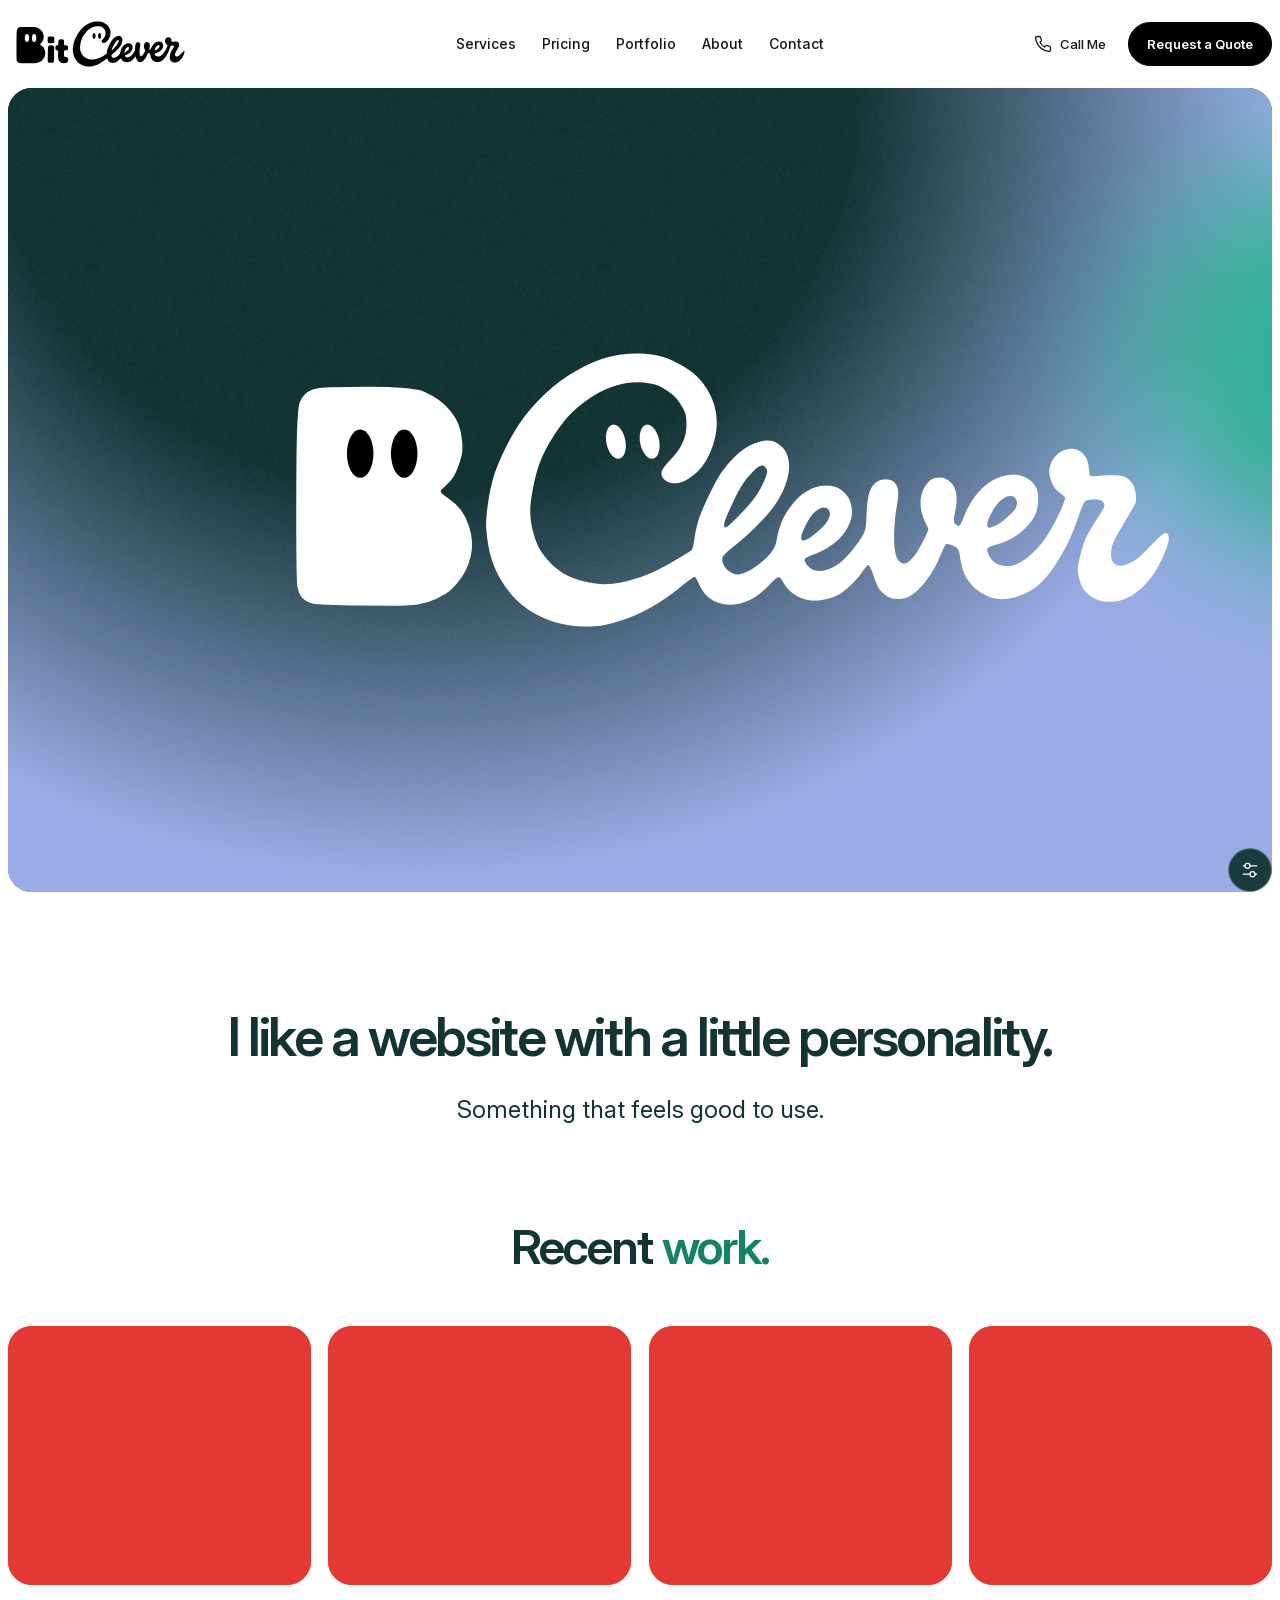
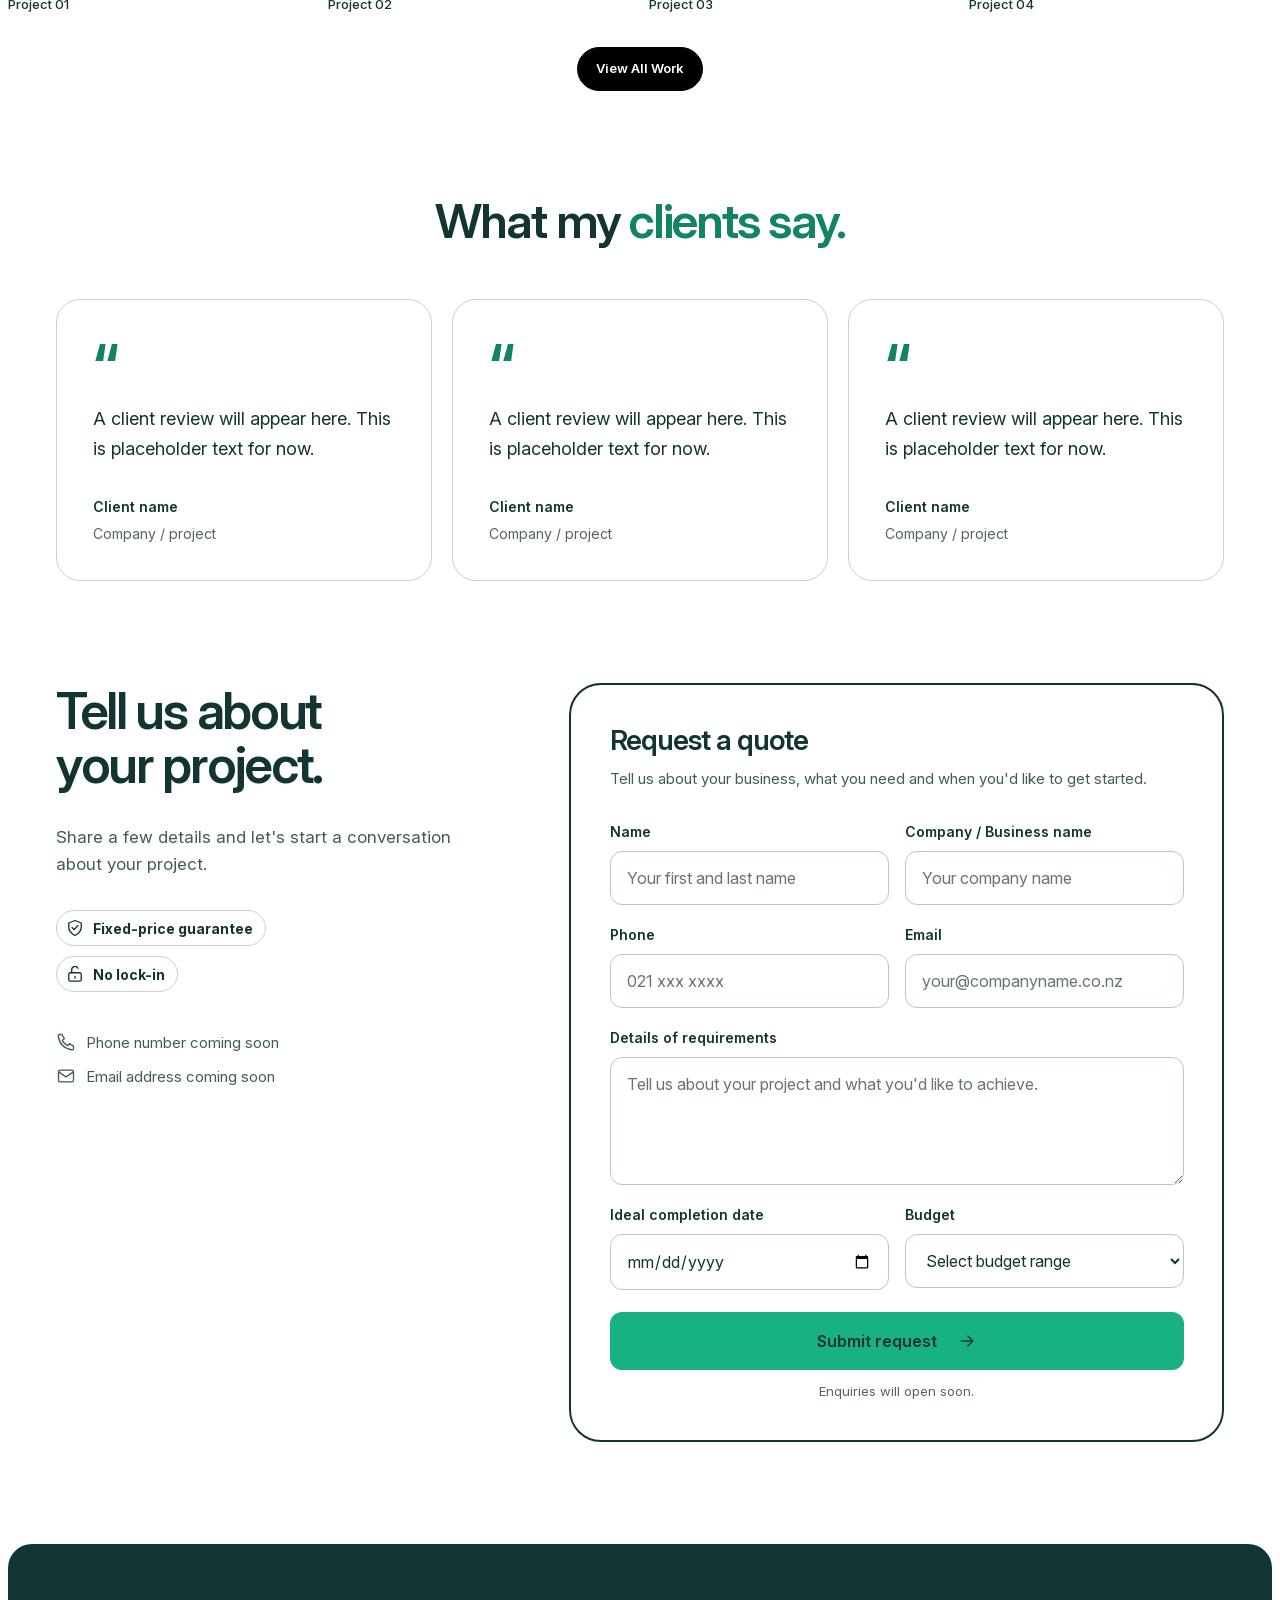
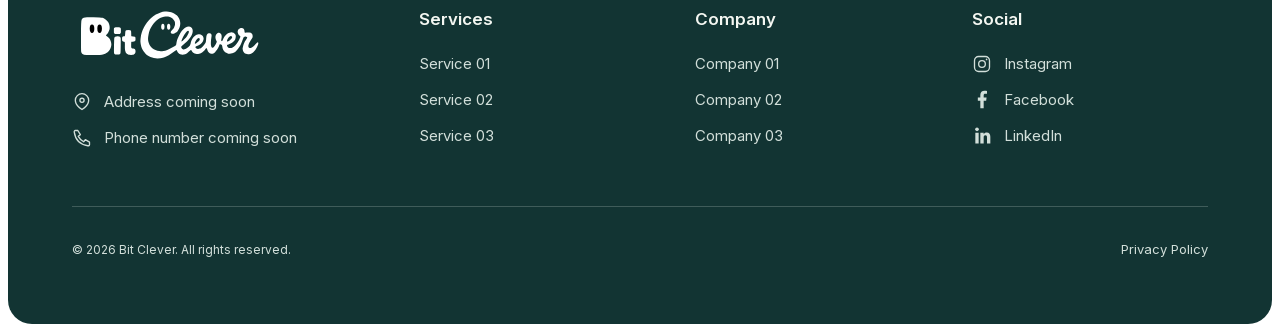
<file: index.html>
<!doctype html>
<html lang="en">
<head>
  <meta charset="utf-8">
  <meta name="viewport" content="width=device-width, initial-scale=1">
  <title>Bit Clever — Coming Soon</title>
  <meta name="description" content="Bit Clever is coming soon. Explore our animated identity while we prepare to share our services, pricing and portfolio.">
  <link rel="icon" href="./assets/favicon.svg" type="image/svg+xml">
  <link rel="preload" href="./assets/handwriting-data.json" as="fetch" crossorigin>
  <link rel="preload" href="./assets/bit-clever-logo-white.svg" as="fetch" crossorigin>
  <link rel="preload" href="./assets/fonts/InterVariable-latin.woff2" as="font" type="font/woff2" crossorigin>
  <meta name="theme-color" content="#ffffff">
  <link rel="stylesheet" href="./assets/site.css">
  <script type="module" src="./assets/hero-background.js"></script>
  <script type="module" src="./assets/logo-animation.js"></script>
  <noscript><style>.settings { display: none; }.hero__brand[data-handwriting] .hero__logo { clip-path: none; visibility: visible; }.coming-soon { opacity: 1; }</style></noscript>
</head>
<body>
  <header class="site-header">
    <a class="site-logo" href="./" aria-label="Bit Clever home"><img src="./assets/bit-clever-logo-black.svg" width="456" height="130" alt="Bit Clever" draggable="false"></a>
    <nav class="header-nav" aria-label="Main navigation">
      <a href="./services.html">Services</a>
      <a href="./pricing.html">Pricing</a>
      <a href="./portfolio.html">Portfolio</a>
      <a href="./about.html">About</a>
      <a href="./contact.html">Contact</a>
    </nav>
    <div class="header-actions">
      <button class="call-cta" type="button"><svg viewBox="0 0 24 24" fill="none" stroke="currentColor" stroke-width="1.7" stroke-linecap="round" stroke-linejoin="round" aria-hidden="true"><path d="M22 16.9v3a2 2 0 0 1-2.2 2 19.8 19.8 0 0 1-8.6-3.1 19.5 19.5 0 0 1-6-6 19.8 19.8 0 0 1-3.1-8.6A2 2 0 0 1 4.1 2h3a2 2 0 0 1 2 1.7c.1 1 .4 2 .7 2.9a2 2 0 0 1-.5 2.1L8 10a16 16 0 0 0 6 6l1.3-1.3a2 2 0 0 1 2.1-.5c.9.3 1.9.6 2.9.7a2 2 0 0 1 1.7 2z"/></svg>Call Me</button>
      <a class="quote-cta" href="./#contact">Request a Quote</a>
    </div>
    <button class="mobile-menu-toggle" type="button" aria-label="Open menu" aria-expanded="false" aria-controls="mobile-menu" aria-haspopup="dialog"><svg viewBox="0 0 24 24" fill="none" stroke="currentColor" stroke-width="1.7" stroke-linecap="round" aria-hidden="true"><path d="M3 6h18M3 12h18M3 18h18"/></svg></button>
  </header>
  <dialog class="mobile-menu" id="mobile-menu" aria-labelledby="mobile-menu-title">
    <div class="mobile-menu__inner">
      <h2 id="mobile-menu-title" class="visually-hidden">Navigation</h2>
      <div class="mobile-menu__top">
        <img src="./assets/bit-clever-logo-black.svg" width="456" height="130" alt="Bit Clever">
        <button class="mobile-menu-close" type="button" aria-label="Close menu" autofocus><svg viewBox="0 0 24 24" fill="none" stroke="currentColor" stroke-width="1.7" stroke-linecap="round" aria-hidden="true"><path d="m5 5 14 14M19 5 5 19"/></svg></button>
      </div>
      <nav class="mobile-menu__nav" aria-label="Mobile navigation"></nav>
      <div class="mobile-menu__actions"></div>
    </div>
  </dialog>
  <main aria-label="Bit Clever">
  <section class="hero" aria-labelledby="hero-title">
    <h1 class="visually-hidden" id="hero-title">Bit Clever — Coming soon</h1>
    <canvas class="hero__background" aria-hidden="true"></canvas>
    <button class="hero__brand" data-handwriting="waiting" type="button" aria-label="Replay Bit Clever handwriting animation" title="Click to replay the handwriting">
      <img class="hero__logo" src="./assets/bit-clever-logo-white.svg" width="456" height="130" alt="" draggable="false" fetchpriority="high">
    </button>
    <p class="hero__message"><span class="coming-soon">Coming soon</span></p>
  </section>
  <section class="introduction" id="introduction" aria-labelledby="introduction-title">
    <h2 id="introduction-title">I like a website with a little personality.</h2>
    <p class="introduction__copy">Something that feels good to use.</p>
  </section>
  <section class="recent-work" aria-labelledby="recent-work-title">
    <h2 id="recent-work-title">Recent <span>work.</span></h2>
    <div class="recent-work__grid">
      <figure class="work-card">
        <img src="./assets/work-placeholder.svg" width="700" height="600" alt="" loading="lazy" decoding="async">
        <figcaption>Project 01</figcaption>
      </figure>
      <figure class="work-card">
        <img src="./assets/work-placeholder.svg" width="700" height="600" alt="" loading="lazy" decoding="async">
        <figcaption>Project 02</figcaption>
      </figure>
      <figure class="work-card">
        <img src="./assets/work-placeholder.svg" width="700" height="600" alt="" loading="lazy" decoding="async">
        <figcaption>Project 03</figcaption>
      </figure>
      <figure class="work-card">
        <img src="./assets/work-placeholder.svg" width="700" height="600" alt="" loading="lazy" decoding="async">
        <figcaption>Project 04</figcaption>
      </figure>
    </div>
    <div class="recent-work__actions"><a class="quote-cta work-cta" href="./portfolio.html">View All Work</a></div>
  </section>
  <section class="testimonials" aria-labelledby="testimonials-title">
    <h2 id="testimonials-title">What my <span>clients say.</span></h2>
    <div class="testimonials__grid">
      <figure class="testimonial-card">
        <span class="testimonial-card__mark" aria-hidden="true">“</span>
        <blockquote><p>A client review will appear here. This is placeholder text for now.</p></blockquote>
        <figcaption><strong>Client name</strong><span>Company / project</span></figcaption>
      </figure>
      <figure class="testimonial-card">
        <span class="testimonial-card__mark" aria-hidden="true">“</span>
        <blockquote><p>A client review will appear here. This is placeholder text for now.</p></blockquote>
        <figcaption><strong>Client name</strong><span>Company / project</span></figcaption>
      </figure>
      <figure class="testimonial-card">
        <span class="testimonial-card__mark" aria-hidden="true">“</span>
        <blockquote><p>A client review will appear here. This is placeholder text for now.</p></blockquote>
        <figcaption><strong>Client name</strong><span>Company / project</span></figcaption>
      </figure>
    </div>
  </section>
  <section class="contact-section" id="contact" aria-labelledby="contact-title">
    <div class="contact-intro">
      <h2 id="contact-title">Tell us about your project.</h2>
      <p>Share a few details and let's start a conversation about your project.</p>
      <ul class="contact-assurances">
      <li><svg viewBox="0 0 24 24" fill="none" stroke="currentColor" stroke-width="1.6" stroke-linecap="round" stroke-linejoin="round" aria-hidden="true"><path d="M12 3 4.5 6v5c0 4.5 3 7.5 7.5 10 4.5-2.5 7.5-5.5 7.5-10V6L12 3Z"/><path d="m8.5 11.5 2.5 2.5 4.5-5"/></svg><strong>Fixed-price guarantee</strong></li>
      <li><svg viewBox="0 0 24 24" fill="none" stroke="currentColor" stroke-width="1.6" stroke-linecap="round" stroke-linejoin="round" aria-hidden="true"><rect x="4.5" y="10.5" width="15" height="10" rx="2"/><path d="M8 10.5V7a4 4 0 0 1 7.6-1.8M12 15v2"/></svg><strong>No lock-in</strong></li>
          </ul>
      <div class="contact-details">
        <p><svg viewBox="0 0 24 24" fill="none" stroke="currentColor" stroke-width="1.6" stroke-linecap="round" stroke-linejoin="round" aria-hidden="true"><path d="m7 3 3 5-2.5 2a16 16 0 0 0 6.5 6.5l2-2.5 5 3v3c0 1-1 1.5-2 1.3C10 20 4 14 2.7 5 2.5 4 3 3 4 3h3Z"/></svg><span>Phone number coming soon</span></p>
        <p><svg viewBox="0 0 24 24" fill="none" stroke="currentColor" stroke-width="1.6" stroke-linecap="round" stroke-linejoin="round" aria-hidden="true"><rect x="3" y="5" width="18" height="14" rx="2"/><path d="m3 7 9 6 9-6"/></svg><span>Email address coming soon</span></p>
      </div>
    </div>
    <form class="quote-form" aria-labelledby="quote-form-title" aria-describedby="quote-form-notice">
      <h3 id="quote-form-title">Request a quote</h3>
      <p class="quote-form__intro">Tell us about your business, what you need and when you'd like to get started.</p>
      <div class="quote-form__fields">
        <div class="quote-field"><label for="quote-name">Name</label><input id="quote-name" name="name" type="text" autocomplete="name" placeholder="Your first and last name"></div>
        <div class="quote-field"><label for="quote-company">Company / Business name</label><input id="quote-company" name="company" type="text" autocomplete="organization" placeholder="Your company name"></div>
        <div class="quote-field"><label for="quote-phone">Phone</label><input id="quote-phone" name="phone" type="tel" autocomplete="tel" placeholder="021 xxx xxxx"></div>
        <div class="quote-field"><label for="quote-email">Email</label><input id="quote-email" name="email" type="email" autocomplete="email" placeholder="your@companyname.co.nz"></div>
        <div class="quote-field quote-field--wide"><label for="quote-details">Details of requirements</label><textarea id="quote-details" name="details" placeholder="Tell us about your project and what you'd like to achieve."></textarea></div>
        <div class="quote-field"><label for="quote-date">Ideal completion date</label><input id="quote-date" name="date" type="date"></div>
        <div class="quote-field"><label for="quote-budget">Budget</label><select id="quote-budget" name="budget"><option value="" selected>Select budget range</option value="undecided">Not sure yet</option value="placeholder">Budget ranges coming soon</option></select></div>
      </div>
      <button class="quote-form__submit" type="button" disabled>Submit request<svg viewBox="0 0 24 24" fill="none" stroke="currentColor" stroke-width="1.7" stroke-linecap="round" stroke-linejoin="round" aria-hidden="true"><path d="M5 12h14m-6-6 6 6-6 6"/></svg></button>
      <p class="quote-form__notice" id="quote-form-notice">Enquiries will open soon.</p>
    </form>
  </section>
  </main>
  <footer class="site-footer">
    <div class="footer-columns">
      <div class="footer-brand">
      <span class="footer-logo"><img src="./assets/bit-clever-logo-white.svg" width="456" height="130" alt="Bit Clever" loading="lazy" decoding="async"></span>
        <div class="footer-contact">
          <p class="footer-icon-line"><svg viewBox="0 0 24 24" fill="none" stroke="currentColor" stroke-width="1.6" stroke-linecap="round" stroke-linejoin="round" aria-hidden="true"><path d="M20 10c0 6-8 11-8 11S4 16 4 10a8 8 0 1 1 16 0Z"/><circle cx="12" cy="10" r="2.5"/></svg><span>Address coming soon</span></p>
          <p class="footer-icon-line"><svg viewBox="0 0 24 24" fill="none" stroke="currentColor" stroke-width="1.6" stroke-linecap="round" stroke-linejoin="round" aria-hidden="true"><path d="m7 3 3 5-2.5 2a16 16 0 0 0 6.5 6.5l2-2.5 5 3v3c0 1-1 1.5-2 1.3C10 20 4 14 2.7 5 2.5 4 3 3 4 3h3Z"/></svg><span>Phone number coming soon</span></p>
        </div>
      </div>
      <section aria-labelledby="footer-services">
        <h2 id="footer-services">Services</h2>
        <ul class="footer-list"><li>Service 01</li><li>Service 02</li><li>Service 03</li></ul>
      </section>
      <section aria-labelledby="footer-company">
        <h2 id="footer-company">Company</h2>
        <ul class="footer-list"><li>Company 01</li><li>Company 02</li><li>Company 03</li></ul>
      </section>
      <section aria-labelledby="footer-social">
        <h2 id="footer-social">Social</h2>
        <ul class="footer-list">
          <li class="footer-icon-line"><svg viewBox="0 0 24 24" fill="none" stroke="currentColor" stroke-width="1.6" aria-hidden="true"><rect x="3" y="3" width="18" height="18" rx="5"/><circle cx="12" cy="12" r="4"/><circle cx="17.5" cy="6.5" r="1" fill="currentColor" stroke="none"/></svg><span>Instagram</span></li>
          <li class="footer-icon-line"><svg viewBox="0 0 24 24" fill="currentColor" aria-hidden="true"><path d="M14 22v-9h3l.5-4H14V6.5c0-1.2.4-2 2-2h2V1.2C17.4 1.1 16.2 1 15 1c-3 0-5 1.8-5 5.1V9H7v4h3v9h4Z"/></svg><span>Facebook</span></li>
          <li class="footer-icon-line"><svg viewBox="0 0 24 24" fill="currentColor" aria-hidden="true"><path d="M4 8h4v13H4V8Zm6 0h4v1.8c.8-1.3 2-2.1 3.7-2.1 3 0 4.3 1.9 4.3 5.2V21h-4v-7.2c0-1.7-.5-2.7-1.9-2.7-1.5 0-2.1 1-2.1 2.7V21h-4V8Z"/><circle cx="6" cy="4" r="2.2"/></svg><span>LinkedIn</span></li>
        </ul>
      </section>
    </div>
    <div class="footer-bottom">
      <p class="footer-copyright">&copy; 2026 Bit Clever. All rights reserved.</p>
      <span class="footer-privacy">Privacy Policy</span>
    </div>
  </footer>
  <details class="settings">
    <summary aria-label="Appearance settings" title="Appearance settings"><svg width="20" height="20" viewBox="0 0 24 24" fill="none" stroke="currentColor" stroke-width="1.5" stroke-linecap="round" aria-hidden="true"><path d="M4 7h16M4 17h16"/><circle cx="9" cy="7" r="3" fill="#123433"/><circle cx="15" cy="17" r="3" fill="#123433"/></svg></summary>
    <div class="settings-panel">
      <div class="settings-home">
        <button type="button" class="settings-nav" data-settings-target="settings-introduction" aria-controls="settings-introduction" aria-expanded="false">Introduction Copywrite <span aria-hidden="true">›</span></button>
        <button type="button" class="settings-nav" data-settings-target="settings-hero" aria-controls="settings-hero" aria-expanded="false">Hero Animation <span aria-hidden="true">›</span></button>
      </div>
      <div id="settings-introduction" class="settings-submenu" hidden>
        <button type="button" class="settings-back" aria-label="Back to settings">‹ Back</button>
        <select id="intro-copy" aria-label="Introduction copy"></select>
        <div class="intro-controls">
          <button type="button" class="settings-nav" id="intro-previous">‹ Previous</button>
          <button type="button" class="settings-nav" id="intro-next">Next ›</button>
        </div>
      </div>
      <div id="settings-hero" class="settings-submenu" hidden>
        <button type="button" class="settings-back" aria-label="Back to settings">‹ Back</button>
        <select id="it-size" aria-label="it size"></select>
        <select id="bit-style" aria-label="Bit entrance"></select>
        <select id="bit-move-style" aria-label="B move style"></select>
        <select id="bit-move-speed" aria-label="B move speed"></select>
        <select id="eye-style" aria-label="Eye animation"></select>
        <select id="drawing-speed" aria-label="Drawing speed"></select>
        <select id="coming-style" aria-label="Coming soon entrance"></select>
        <select id="noise-preset" aria-label="Noise effect"></select>
      </div>
    </div>
  </details>
  <script type="module" src="./assets/site.js"></script>
  <script type="module" src="./assets/intro-copy.js"></script>
</body>
</html>
</file>
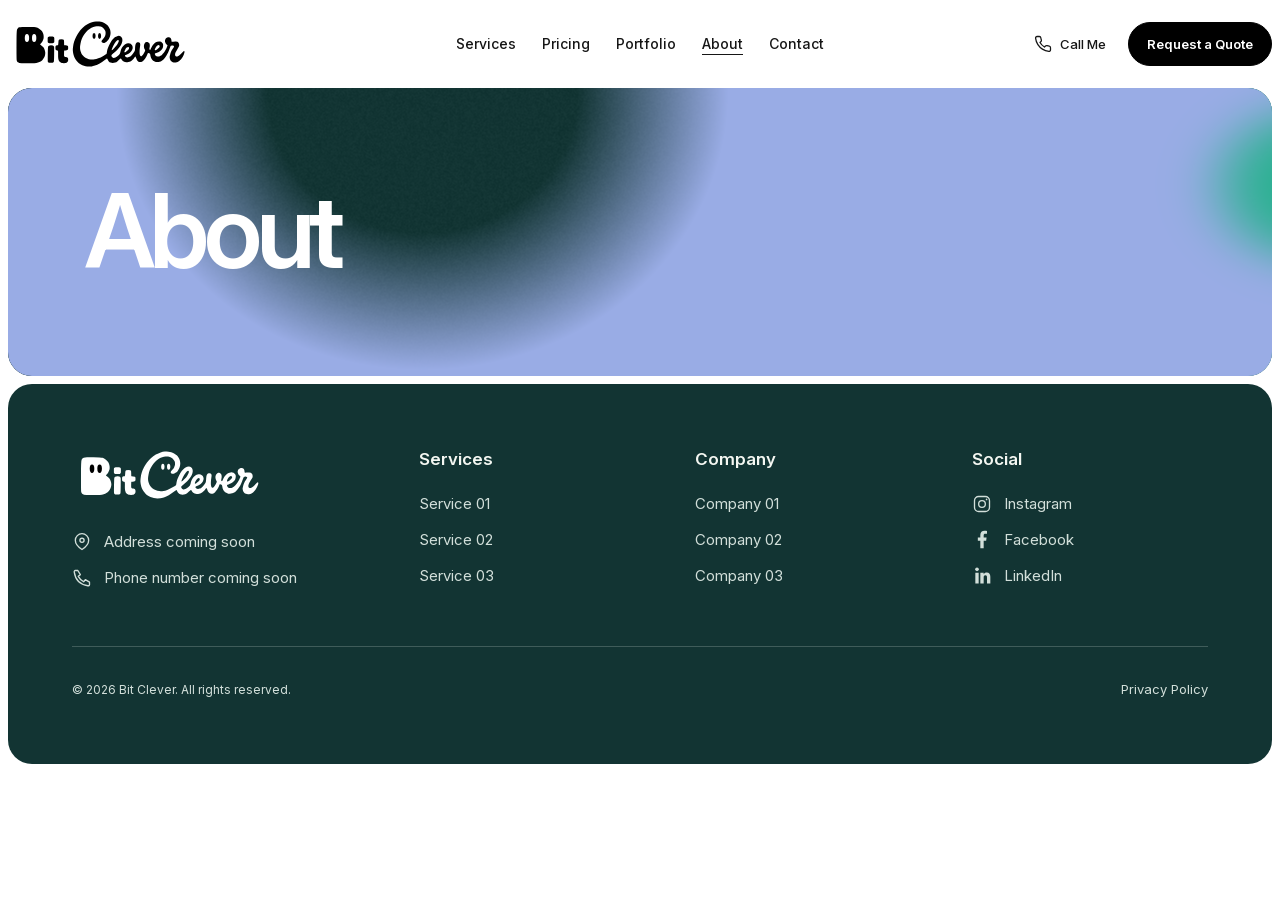
<file: about.html>
<!doctype html>
<html lang="en">
<head>
  <meta charset="utf-8">
  <meta name="viewport" content="width=device-width, initial-scale=1">
  <title>About — Bit Clever</title>
  <meta name="description" content="About at Bit Clever. More details coming soon.">
  <link rel="icon" href="./assets/favicon.svg" type="image/svg+xml">
  <link rel="preload" href="./assets/fonts/InterVariable-latin.woff2" as="font" type="font/woff2" crossorigin>
  <meta name="theme-color" content="#ffffff">
  <link rel="stylesheet" href="./assets/site.css">
  <script type="module" src="./assets/hero-background.js"></script>
</head>
<body>
  <header class="site-header">
    <a class="site-logo" href="./" aria-label="Bit Clever home"><img src="./assets/bit-clever-logo-black.svg" width="456" height="130" alt="Bit Clever" draggable="false"></a>
    <nav class="header-nav" aria-label="Main navigation">
      <a href="./services.html">Services</a>
      <a href="./pricing.html">Pricing</a>
      <a href="./portfolio.html">Portfolio</a>
      <a href="./about.html" aria-current="page">About</a>
      <a href="./contact.html">Contact</a>
    </nav>
    <div class="header-actions">
      <button class="call-cta" type="button"><svg viewBox="0 0 24 24" fill="none" stroke="currentColor" stroke-width="1.7" stroke-linecap="round" stroke-linejoin="round" aria-hidden="true"><path d="M22 16.9v3a2 2 0 0 1-2.2 2 19.8 19.8 0 0 1-8.6-3.1 19.5 19.5 0 0 1-6-6 19.8 19.8 0 0 1-3.1-8.6A2 2 0 0 1 4.1 2h3a2 2 0 0 1 2 1.7c.1 1 .4 2 .7 2.9a2 2 0 0 1-.5 2.1L8 10a16 16 0 0 0 6 6l1.3-1.3a2 2 0 0 1 2.1-.5c.9.3 1.9.6 2.9.7a2 2 0 0 1 1.7 2z"/></svg>Call Me</button>
      <a class="quote-cta" href="./#contact">Request a Quote</a>
    </div>
    <button class="mobile-menu-toggle" type="button" aria-label="Open menu" aria-expanded="false" aria-controls="mobile-menu" aria-haspopup="dialog"><svg viewBox="0 0 24 24" fill="none" stroke="currentColor" stroke-width="1.7" stroke-linecap="round" aria-hidden="true"><path d="M3 6h18M3 12h18M3 18h18"/></svg></button>
  </header>
  <dialog class="mobile-menu" id="mobile-menu" aria-labelledby="mobile-menu-title">
    <div class="mobile-menu__inner">
      <h2 id="mobile-menu-title" class="visually-hidden">Navigation</h2>
      <div class="mobile-menu__top">
        <img src="./assets/bit-clever-logo-black.svg" width="456" height="130" alt="Bit Clever">
        <button class="mobile-menu-close" type="button" aria-label="Close menu" autofocus><svg viewBox="0 0 24 24" fill="none" stroke="currentColor" stroke-width="1.7" stroke-linecap="round" aria-hidden="true"><path d="m5 5 14 14M19 5 5 19"/></svg></button>
      </div>
      <nav class="mobile-menu__nav" aria-label="Mobile navigation"></nav>
      <div class="mobile-menu__actions"></div>
    </div>
  </dialog>
  <main>
    <header class="hero subpage-header"><canvas class="hero__background" aria-hidden="true"></canvas><h1>About</h1></header>
  </main>
  <footer class="site-footer">
    <div class="footer-columns">
      <div class="footer-brand">
      <span class="footer-logo"><img src="./assets/bit-clever-logo-white.svg" width="456" height="130" alt="Bit Clever" loading="lazy" decoding="async"></span>
        <div class="footer-contact">
          <p class="footer-icon-line"><svg viewBox="0 0 24 24" fill="none" stroke="currentColor" stroke-width="1.6" stroke-linecap="round" stroke-linejoin="round" aria-hidden="true"><path d="M20 10c0 6-8 11-8 11S4 16 4 10a8 8 0 1 1 16 0Z"/><circle cx="12" cy="10" r="2.5"/></svg><span>Address coming soon</span></p>
          <p class="footer-icon-line"><svg viewBox="0 0 24 24" fill="none" stroke="currentColor" stroke-width="1.6" stroke-linecap="round" stroke-linejoin="round" aria-hidden="true"><path d="m7 3 3 5-2.5 2a16 16 0 0 0 6.5 6.5l2-2.5 5 3v3c0 1-1 1.5-2 1.3C10 20 4 14 2.7 5 2.5 4 3 3 4 3h3Z"/></svg><span>Phone number coming soon</span></p>
        </div>
      </div>
      <section aria-labelledby="footer-services">
        <h2 id="footer-services">Services</h2>
        <ul class="footer-list"><li>Service 01</li><li>Service 02</li><li>Service 03</li></ul>
      </section>
      <section aria-labelledby="footer-company">
        <h2 id="footer-company">Company</h2>
        <ul class="footer-list"><li>Company 01</li><li>Company 02</li><li>Company 03</li></ul>
      </section>
      <section aria-labelledby="footer-social">
        <h2 id="footer-social">Social</h2>
        <ul class="footer-list">
          <li class="footer-icon-line"><svg viewBox="0 0 24 24" fill="none" stroke="currentColor" stroke-width="1.6" aria-hidden="true"><rect x="3" y="3" width="18" height="18" rx="5"/><circle cx="12" cy="12" r="4"/><circle cx="17.5" cy="6.5" r="1" fill="currentColor" stroke="none"/></svg><span>Instagram</span></li>
          <li class="footer-icon-line"><svg viewBox="0 0 24 24" fill="currentColor" aria-hidden="true"><path d="M14 22v-9h3l.5-4H14V6.5c0-1.2.4-2 2-2h2V1.2C17.4 1.1 16.2 1 15 1c-3 0-5 1.8-5 5.1V9H7v4h3v9h4Z"/></svg><span>Facebook</span></li>
          <li class="footer-icon-line"><svg viewBox="0 0 24 24" fill="currentColor" aria-hidden="true"><path d="M4 8h4v13H4V8Zm6 0h4v1.8c.8-1.3 2-2.1 3.7-2.1 3 0 4.3 1.9 4.3 5.2V21h-4v-7.2c0-1.7-.5-2.7-1.9-2.7-1.5 0-2.1 1-2.1 2.7V21h-4V8Z"/><circle cx="6" cy="4" r="2.2"/></svg><span>LinkedIn</span></li>
        </ul>
      </section>
    </div>
    <div class="footer-bottom">
      <p class="footer-copyright">&copy; 2026 Bit Clever. All rights reserved.</p>
      <span class="footer-privacy">Privacy Policy</span>
    </div>
  </footer>
  <script type="module" src="./assets/site.js"></script>
</body>
</html>
</file>
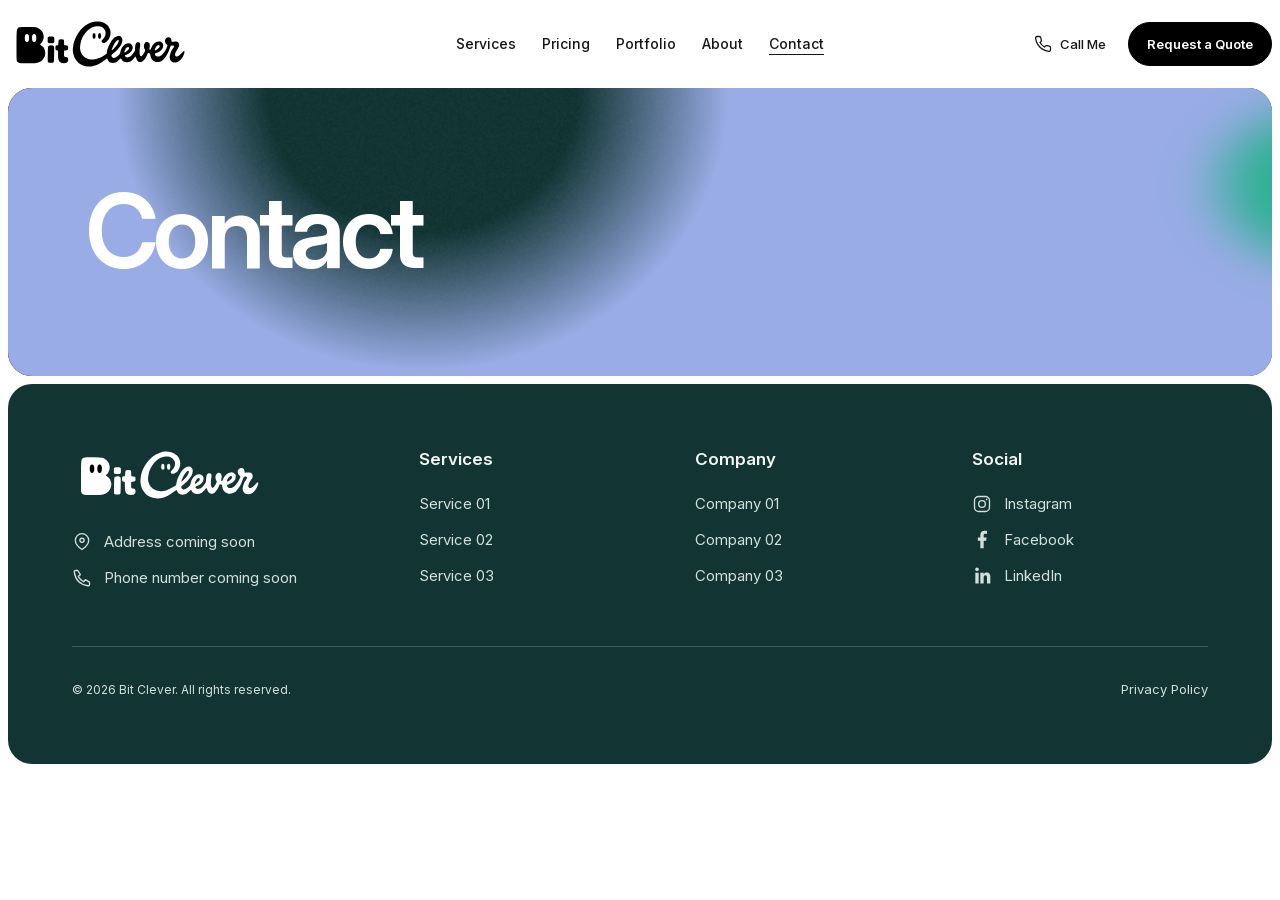
<file: contact.html>
<!doctype html>
<html lang="en">
<head>
  <meta charset="utf-8">
  <meta name="viewport" content="width=device-width, initial-scale=1">
  <title>Contact — Bit Clever</title>
  <meta name="description" content="Contact at Bit Clever. More details coming soon.">
  <link rel="icon" href="./assets/favicon.svg" type="image/svg+xml">
  <link rel="preload" href="./assets/fonts/InterVariable-latin.woff2" as="font" type="font/woff2" crossorigin>
  <meta name="theme-color" content="#ffffff">
  <link rel="stylesheet" href="./assets/site.css">
  <script type="module" src="./assets/hero-background.js"></script>
</head>
<body>
  <header class="site-header">
    <a class="site-logo" href="./" aria-label="Bit Clever home"><img src="./assets/bit-clever-logo-black.svg" width="456" height="130" alt="Bit Clever" draggable="false"></a>
    <nav class="header-nav" aria-label="Main navigation">
      <a href="./services.html">Services</a>
      <a href="./pricing.html">Pricing</a>
      <a href="./portfolio.html">Portfolio</a>
      <a href="./about.html">About</a>
      <a href="./contact.html" aria-current="page">Contact</a>
    </nav>
    <div class="header-actions">
      <button class="call-cta" type="button"><svg viewBox="0 0 24 24" fill="none" stroke="currentColor" stroke-width="1.7" stroke-linecap="round" stroke-linejoin="round" aria-hidden="true"><path d="M22 16.9v3a2 2 0 0 1-2.2 2 19.8 19.8 0 0 1-8.6-3.1 19.5 19.5 0 0 1-6-6 19.8 19.8 0 0 1-3.1-8.6A2 2 0 0 1 4.1 2h3a2 2 0 0 1 2 1.7c.1 1 .4 2 .7 2.9a2 2 0 0 1-.5 2.1L8 10a16 16 0 0 0 6 6l1.3-1.3a2 2 0 0 1 2.1-.5c.9.3 1.9.6 2.9.7a2 2 0 0 1 1.7 2z"/></svg>Call Me</button>
      <a class="quote-cta" href="./#contact">Request a Quote</a>
    </div>
    <button class="mobile-menu-toggle" type="button" aria-label="Open menu" aria-expanded="false" aria-controls="mobile-menu" aria-haspopup="dialog"><svg viewBox="0 0 24 24" fill="none" stroke="currentColor" stroke-width="1.7" stroke-linecap="round" aria-hidden="true"><path d="M3 6h18M3 12h18M3 18h18"/></svg></button>
  </header>
  <dialog class="mobile-menu" id="mobile-menu" aria-labelledby="mobile-menu-title">
    <div class="mobile-menu__inner">
      <h2 id="mobile-menu-title" class="visually-hidden">Navigation</h2>
      <div class="mobile-menu__top">
        <img src="./assets/bit-clever-logo-black.svg" width="456" height="130" alt="Bit Clever">
        <button class="mobile-menu-close" type="button" aria-label="Close menu" autofocus><svg viewBox="0 0 24 24" fill="none" stroke="currentColor" stroke-width="1.7" stroke-linecap="round" aria-hidden="true"><path d="m5 5 14 14M19 5 5 19"/></svg></button>
      </div>
      <nav class="mobile-menu__nav" aria-label="Mobile navigation"></nav>
      <div class="mobile-menu__actions"></div>
    </div>
  </dialog>
  <main>
    <header class="hero subpage-header"><canvas class="hero__background" aria-hidden="true"></canvas><h1>Contact</h1></header>
  </main>
  <footer class="site-footer">
    <div class="footer-columns">
      <div class="footer-brand">
      <span class="footer-logo"><img src="./assets/bit-clever-logo-white.svg" width="456" height="130" alt="Bit Clever" loading="lazy" decoding="async"></span>
        <div class="footer-contact">
          <p class="footer-icon-line"><svg viewBox="0 0 24 24" fill="none" stroke="currentColor" stroke-width="1.6" stroke-linecap="round" stroke-linejoin="round" aria-hidden="true"><path d="M20 10c0 6-8 11-8 11S4 16 4 10a8 8 0 1 1 16 0Z"/><circle cx="12" cy="10" r="2.5"/></svg><span>Address coming soon</span></p>
          <p class="footer-icon-line"><svg viewBox="0 0 24 24" fill="none" stroke="currentColor" stroke-width="1.6" stroke-linecap="round" stroke-linejoin="round" aria-hidden="true"><path d="m7 3 3 5-2.5 2a16 16 0 0 0 6.5 6.5l2-2.5 5 3v3c0 1-1 1.5-2 1.3C10 20 4 14 2.7 5 2.5 4 3 3 4 3h3Z"/></svg><span>Phone number coming soon</span></p>
        </div>
      </div>
      <section aria-labelledby="footer-services">
        <h2 id="footer-services">Services</h2>
        <ul class="footer-list"><li>Service 01</li><li>Service 02</li><li>Service 03</li></ul>
      </section>
      <section aria-labelledby="footer-company">
        <h2 id="footer-company">Company</h2>
        <ul class="footer-list"><li>Company 01</li><li>Company 02</li><li>Company 03</li></ul>
      </section>
      <section aria-labelledby="footer-social">
        <h2 id="footer-social">Social</h2>
        <ul class="footer-list">
          <li class="footer-icon-line"><svg viewBox="0 0 24 24" fill="none" stroke="currentColor" stroke-width="1.6" aria-hidden="true"><rect x="3" y="3" width="18" height="18" rx="5"/><circle cx="12" cy="12" r="4"/><circle cx="17.5" cy="6.5" r="1" fill="currentColor" stroke="none"/></svg><span>Instagram</span></li>
          <li class="footer-icon-line"><svg viewBox="0 0 24 24" fill="currentColor" aria-hidden="true"><path d="M14 22v-9h3l.5-4H14V6.5c0-1.2.4-2 2-2h2V1.2C17.4 1.1 16.2 1 15 1c-3 0-5 1.8-5 5.1V9H7v4h3v9h4Z"/></svg><span>Facebook</span></li>
          <li class="footer-icon-line"><svg viewBox="0 0 24 24" fill="currentColor" aria-hidden="true"><path d="M4 8h4v13H4V8Zm6 0h4v1.8c.8-1.3 2-2.1 3.7-2.1 3 0 4.3 1.9 4.3 5.2V21h-4v-7.2c0-1.7-.5-2.7-1.9-2.7-1.5 0-2.1 1-2.1 2.7V21h-4V8Z"/><circle cx="6" cy="4" r="2.2"/></svg><span>LinkedIn</span></li>
        </ul>
      </section>
    </div>
    <div class="footer-bottom">
      <p class="footer-copyright">&copy; 2026 Bit Clever. All rights reserved.</p>
      <span class="footer-privacy">Privacy Policy</span>
    </div>
  </footer>
  <script type="module" src="./assets/site.js"></script>
</body>
</html>
</file>
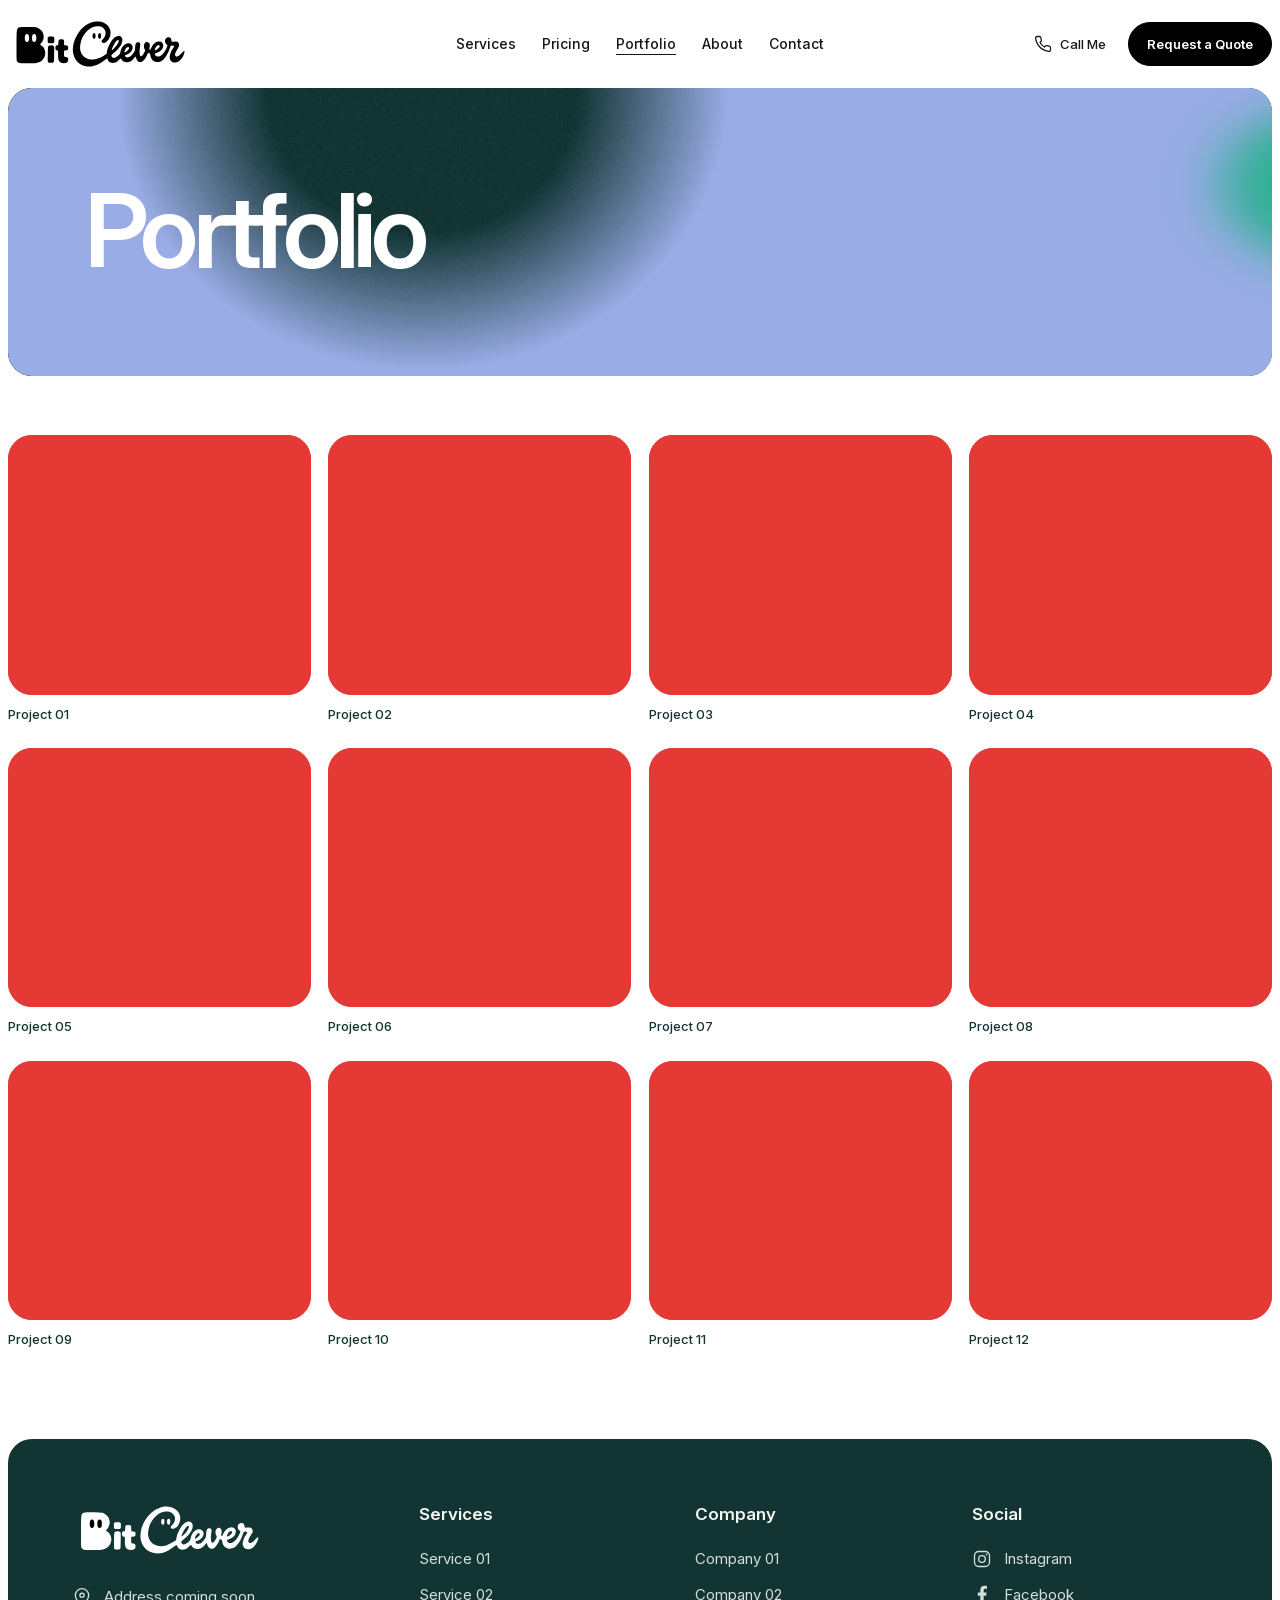
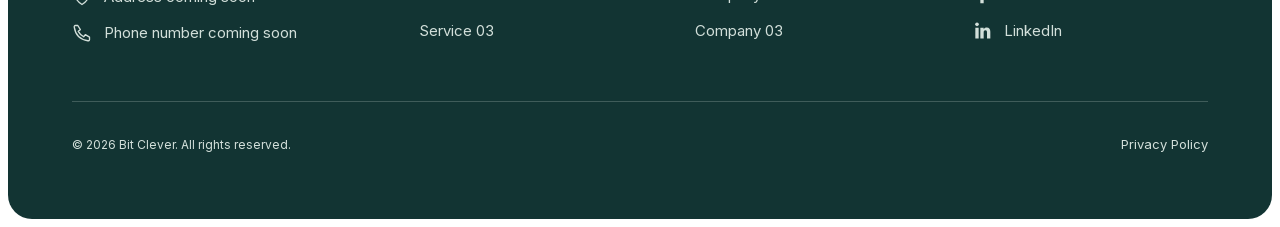
<file: portfolio.html>
<!doctype html>
<html lang="en">
<head>
  <meta charset="utf-8">
  <meta name="viewport" content="width=device-width, initial-scale=1">
  <title>Portfolio — Bit Clever</title>
  <meta name="description" content="Portfolio at Bit Clever. More details coming soon.">
  <link rel="icon" href="./assets/favicon.svg" type="image/svg+xml">
  <link rel="preload" href="./assets/fonts/InterVariable-latin.woff2" as="font" type="font/woff2" crossorigin>
  <meta name="theme-color" content="#ffffff">
  <link rel="stylesheet" href="./assets/site.css">
  <script type="module" src="./assets/hero-background.js"></script>
</head>
<body>
  <header class="site-header">
    <a class="site-logo" href="./" aria-label="Bit Clever home"><img src="./assets/bit-clever-logo-black.svg" width="456" height="130" alt="Bit Clever" draggable="false"></a>
    <nav class="header-nav" aria-label="Main navigation">
      <a href="./services.html">Services</a>
      <a href="./pricing.html">Pricing</a>
      <a href="./portfolio.html" aria-current="page">Portfolio</a>
      <a href="./about.html">About</a>
      <a href="./contact.html">Contact</a>
    </nav>
    <div class="header-actions">
      <button class="call-cta" type="button"><svg viewBox="0 0 24 24" fill="none" stroke="currentColor" stroke-width="1.7" stroke-linecap="round" stroke-linejoin="round" aria-hidden="true"><path d="M22 16.9v3a2 2 0 0 1-2.2 2 19.8 19.8 0 0 1-8.6-3.1 19.5 19.5 0 0 1-6-6 19.8 19.8 0 0 1-3.1-8.6A2 2 0 0 1 4.1 2h3a2 2 0 0 1 2 1.7c.1 1 .4 2 .7 2.9a2 2 0 0 1-.5 2.1L8 10a16 16 0 0 0 6 6l1.3-1.3a2 2 0 0 1 2.1-.5c.9.3 1.9.6 2.9.7a2 2 0 0 1 1.7 2z"/></svg>Call Me</button>
      <a class="quote-cta" href="./#contact">Request a Quote</a>
    </div>
    <button class="mobile-menu-toggle" type="button" aria-label="Open menu" aria-expanded="false" aria-controls="mobile-menu" aria-haspopup="dialog"><svg viewBox="0 0 24 24" fill="none" stroke="currentColor" stroke-width="1.7" stroke-linecap="round" aria-hidden="true"><path d="M3 6h18M3 12h18M3 18h18"/></svg></button>
  </header>
  <dialog class="mobile-menu" id="mobile-menu" aria-labelledby="mobile-menu-title">
    <div class="mobile-menu__inner">
      <h2 id="mobile-menu-title" class="visually-hidden">Navigation</h2>
      <div class="mobile-menu__top">
        <img src="./assets/bit-clever-logo-black.svg" width="456" height="130" alt="Bit Clever">
        <button class="mobile-menu-close" type="button" aria-label="Close menu" autofocus><svg viewBox="0 0 24 24" fill="none" stroke="currentColor" stroke-width="1.7" stroke-linecap="round" aria-hidden="true"><path d="m5 5 14 14M19 5 5 19"/></svg></button>
      </div>
      <nav class="mobile-menu__nav" aria-label="Mobile navigation"></nav>
      <div class="mobile-menu__actions"></div>
    </div>
  </dialog>
  <main>
    <header class="hero subpage-header"><canvas class="hero__background" aria-hidden="true"></canvas><h1>Portfolio</h1></header>
    <section class="portfolio-work" aria-label="Portfolio projects">
      <div class="recent-work__grid">
        <figure class="work-card">
          <img src="./assets/work-placeholder.svg" width="700" height="600" alt="" loading="lazy" decoding="async">
          <figcaption>Project 01</figcaption>
        </figure>
        <figure class="work-card">
          <img src="./assets/work-placeholder.svg" width="700" height="600" alt="" loading="lazy" decoding="async">
          <figcaption>Project 02</figcaption>
        </figure>
        <figure class="work-card">
          <img src="./assets/work-placeholder.svg" width="700" height="600" alt="" loading="lazy" decoding="async">
          <figcaption>Project 03</figcaption>
        </figure>
        <figure class="work-card">
          <img src="./assets/work-placeholder.svg" width="700" height="600" alt="" loading="lazy" decoding="async">
          <figcaption>Project 04</figcaption>
        </figure>
        <figure class="work-card">
          <img src="./assets/work-placeholder.svg" width="700" height="600" alt="" loading="lazy" decoding="async">
          <figcaption>Project 05</figcaption>
        </figure>
        <figure class="work-card">
          <img src="./assets/work-placeholder.svg" width="700" height="600" alt="" loading="lazy" decoding="async">
          <figcaption>Project 06</figcaption>
        </figure>
        <figure class="work-card">
          <img src="./assets/work-placeholder.svg" width="700" height="600" alt="" loading="lazy" decoding="async">
          <figcaption>Project 07</figcaption>
        </figure>
        <figure class="work-card">
          <img src="./assets/work-placeholder.svg" width="700" height="600" alt="" loading="lazy" decoding="async">
          <figcaption>Project 08</figcaption>
        </figure>
        <figure class="work-card">
          <img src="./assets/work-placeholder.svg" width="700" height="600" alt="" loading="lazy" decoding="async">
          <figcaption>Project 09</figcaption>
        </figure>
        <figure class="work-card">
          <img src="./assets/work-placeholder.svg" width="700" height="600" alt="" loading="lazy" decoding="async">
          <figcaption>Project 10</figcaption>
        </figure>
        <figure class="work-card">
          <img src="./assets/work-placeholder.svg" width="700" height="600" alt="" loading="lazy" decoding="async">
          <figcaption>Project 11</figcaption>
        </figure>
        <figure class="work-card">
          <img src="./assets/work-placeholder.svg" width="700" height="600" alt="" loading="lazy" decoding="async">
          <figcaption>Project 12</figcaption>
        </figure>
      </div>
    </section>
  </main>
  <footer class="site-footer">
    <div class="footer-columns">
      <div class="footer-brand">
      <span class="footer-logo"><img src="./assets/bit-clever-logo-white.svg" width="456" height="130" alt="Bit Clever" loading="lazy" decoding="async"></span>
        <div class="footer-contact">
          <p class="footer-icon-line"><svg viewBox="0 0 24 24" fill="none" stroke="currentColor" stroke-width="1.6" stroke-linecap="round" stroke-linejoin="round" aria-hidden="true"><path d="M20 10c0 6-8 11-8 11S4 16 4 10a8 8 0 1 1 16 0Z"/><circle cx="12" cy="10" r="2.5"/></svg><span>Address coming soon</span></p>
          <p class="footer-icon-line"><svg viewBox="0 0 24 24" fill="none" stroke="currentColor" stroke-width="1.6" stroke-linecap="round" stroke-linejoin="round" aria-hidden="true"><path d="m7 3 3 5-2.5 2a16 16 0 0 0 6.5 6.5l2-2.5 5 3v3c0 1-1 1.5-2 1.3C10 20 4 14 2.7 5 2.5 4 3 3 4 3h3Z"/></svg><span>Phone number coming soon</span></p>
        </div>
      </div>
      <section aria-labelledby="footer-services">
        <h2 id="footer-services">Services</h2>
        <ul class="footer-list"><li>Service 01</li><li>Service 02</li><li>Service 03</li></ul>
      </section>
      <section aria-labelledby="footer-company">
        <h2 id="footer-company">Company</h2>
        <ul class="footer-list"><li>Company 01</li><li>Company 02</li><li>Company 03</li></ul>
      </section>
      <section aria-labelledby="footer-social">
        <h2 id="footer-social">Social</h2>
        <ul class="footer-list">
          <li class="footer-icon-line"><svg viewBox="0 0 24 24" fill="none" stroke="currentColor" stroke-width="1.6" aria-hidden="true"><rect x="3" y="3" width="18" height="18" rx="5"/><circle cx="12" cy="12" r="4"/><circle cx="17.5" cy="6.5" r="1" fill="currentColor" stroke="none"/></svg><span>Instagram</span></li>
          <li class="footer-icon-line"><svg viewBox="0 0 24 24" fill="currentColor" aria-hidden="true"><path d="M14 22v-9h3l.5-4H14V6.5c0-1.2.4-2 2-2h2V1.2C17.4 1.1 16.2 1 15 1c-3 0-5 1.8-5 5.1V9H7v4h3v9h4Z"/></svg><span>Facebook</span></li>
          <li class="footer-icon-line"><svg viewBox="0 0 24 24" fill="currentColor" aria-hidden="true"><path d="M4 8h4v13H4V8Zm6 0h4v1.8c.8-1.3 2-2.1 3.7-2.1 3 0 4.3 1.9 4.3 5.2V21h-4v-7.2c0-1.7-.5-2.7-1.9-2.7-1.5 0-2.1 1-2.1 2.7V21h-4V8Z"/><circle cx="6" cy="4" r="2.2"/></svg><span>LinkedIn</span></li>
        </ul>
      </section>
    </div>
    <div class="footer-bottom">
      <p class="footer-copyright">&copy; 2026 Bit Clever. All rights reserved.</p>
      <span class="footer-privacy">Privacy Policy</span>
    </div>
  </footer>
  <script type="module" src="./assets/site.js"></script>
</body>
</html>
</file>
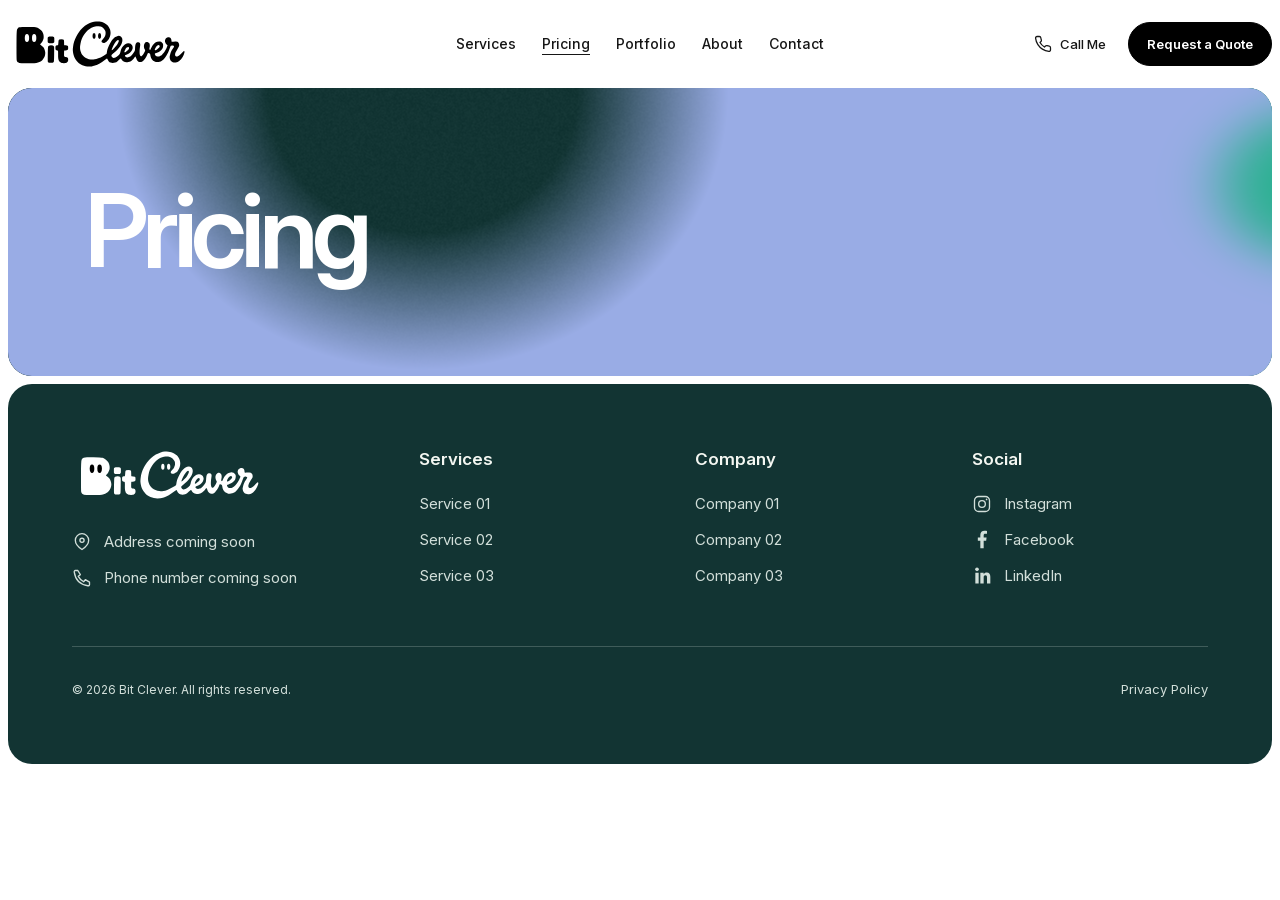
<file: pricing.html>
<!doctype html>
<html lang="en">
<head>
  <meta charset="utf-8">
  <meta name="viewport" content="width=device-width, initial-scale=1">
  <title>Pricing — Bit Clever</title>
  <meta name="description" content="Pricing at Bit Clever. More details coming soon.">
  <link rel="icon" href="./assets/favicon.svg" type="image/svg+xml">
  <link rel="preload" href="./assets/fonts/InterVariable-latin.woff2" as="font" type="font/woff2" crossorigin>
  <meta name="theme-color" content="#ffffff">
  <link rel="stylesheet" href="./assets/site.css">
  <script type="module" src="./assets/hero-background.js"></script>
</head>
<body>
  <header class="site-header">
    <a class="site-logo" href="./" aria-label="Bit Clever home"><img src="./assets/bit-clever-logo-black.svg" width="456" height="130" alt="Bit Clever" draggable="false"></a>
    <nav class="header-nav" aria-label="Main navigation">
      <a href="./services.html">Services</a>
      <a href="./pricing.html" aria-current="page">Pricing</a>
      <a href="./portfolio.html">Portfolio</a>
      <a href="./about.html">About</a>
      <a href="./contact.html">Contact</a>
    </nav>
    <div class="header-actions">
      <button class="call-cta" type="button"><svg viewBox="0 0 24 24" fill="none" stroke="currentColor" stroke-width="1.7" stroke-linecap="round" stroke-linejoin="round" aria-hidden="true"><path d="M22 16.9v3a2 2 0 0 1-2.2 2 19.8 19.8 0 0 1-8.6-3.1 19.5 19.5 0 0 1-6-6 19.8 19.8 0 0 1-3.1-8.6A2 2 0 0 1 4.1 2h3a2 2 0 0 1 2 1.7c.1 1 .4 2 .7 2.9a2 2 0 0 1-.5 2.1L8 10a16 16 0 0 0 6 6l1.3-1.3a2 2 0 0 1 2.1-.5c.9.3 1.9.6 2.9.7a2 2 0 0 1 1.7 2z"/></svg>Call Me</button>
      <a class="quote-cta" href="./#contact">Request a Quote</a>
    </div>
    <button class="mobile-menu-toggle" type="button" aria-label="Open menu" aria-expanded="false" aria-controls="mobile-menu" aria-haspopup="dialog"><svg viewBox="0 0 24 24" fill="none" stroke="currentColor" stroke-width="1.7" stroke-linecap="round" aria-hidden="true"><path d="M3 6h18M3 12h18M3 18h18"/></svg></button>
  </header>
  <dialog class="mobile-menu" id="mobile-menu" aria-labelledby="mobile-menu-title">
    <div class="mobile-menu__inner">
      <h2 id="mobile-menu-title" class="visually-hidden">Navigation</h2>
      <div class="mobile-menu__top">
        <img src="./assets/bit-clever-logo-black.svg" width="456" height="130" alt="Bit Clever">
        <button class="mobile-menu-close" type="button" aria-label="Close menu" autofocus><svg viewBox="0 0 24 24" fill="none" stroke="currentColor" stroke-width="1.7" stroke-linecap="round" aria-hidden="true"><path d="m5 5 14 14M19 5 5 19"/></svg></button>
      </div>
      <nav class="mobile-menu__nav" aria-label="Mobile navigation"></nav>
      <div class="mobile-menu__actions"></div>
    </div>
  </dialog>
  <main>
    <header class="hero subpage-header"><canvas class="hero__background" aria-hidden="true"></canvas><h1>Pricing</h1></header>
  </main>
  <footer class="site-footer">
    <div class="footer-columns">
      <div class="footer-brand">
      <span class="footer-logo"><img src="./assets/bit-clever-logo-white.svg" width="456" height="130" alt="Bit Clever" loading="lazy" decoding="async"></span>
        <div class="footer-contact">
          <p class="footer-icon-line"><svg viewBox="0 0 24 24" fill="none" stroke="currentColor" stroke-width="1.6" stroke-linecap="round" stroke-linejoin="round" aria-hidden="true"><path d="M20 10c0 6-8 11-8 11S4 16 4 10a8 8 0 1 1 16 0Z"/><circle cx="12" cy="10" r="2.5"/></svg><span>Address coming soon</span></p>
          <p class="footer-icon-line"><svg viewBox="0 0 24 24" fill="none" stroke="currentColor" stroke-width="1.6" stroke-linecap="round" stroke-linejoin="round" aria-hidden="true"><path d="m7 3 3 5-2.5 2a16 16 0 0 0 6.5 6.5l2-2.5 5 3v3c0 1-1 1.5-2 1.3C10 20 4 14 2.7 5 2.5 4 3 3 4 3h3Z"/></svg><span>Phone number coming soon</span></p>
        </div>
      </div>
      <section aria-labelledby="footer-services">
        <h2 id="footer-services">Services</h2>
        <ul class="footer-list"><li>Service 01</li><li>Service 02</li><li>Service 03</li></ul>
      </section>
      <section aria-labelledby="footer-company">
        <h2 id="footer-company">Company</h2>
        <ul class="footer-list"><li>Company 01</li><li>Company 02</li><li>Company 03</li></ul>
      </section>
      <section aria-labelledby="footer-social">
        <h2 id="footer-social">Social</h2>
        <ul class="footer-list">
          <li class="footer-icon-line"><svg viewBox="0 0 24 24" fill="none" stroke="currentColor" stroke-width="1.6" aria-hidden="true"><rect x="3" y="3" width="18" height="18" rx="5"/><circle cx="12" cy="12" r="4"/><circle cx="17.5" cy="6.5" r="1" fill="currentColor" stroke="none"/></svg><span>Instagram</span></li>
          <li class="footer-icon-line"><svg viewBox="0 0 24 24" fill="currentColor" aria-hidden="true"><path d="M14 22v-9h3l.5-4H14V6.5c0-1.2.4-2 2-2h2V1.2C17.4 1.1 16.2 1 15 1c-3 0-5 1.8-5 5.1V9H7v4h3v9h4Z"/></svg><span>Facebook</span></li>
          <li class="footer-icon-line"><svg viewBox="0 0 24 24" fill="currentColor" aria-hidden="true"><path d="M4 8h4v13H4V8Zm6 0h4v1.8c.8-1.3 2-2.1 3.7-2.1 3 0 4.3 1.9 4.3 5.2V21h-4v-7.2c0-1.7-.5-2.7-1.9-2.7-1.5 0-2.1 1-2.1 2.7V21h-4V8Z"/><circle cx="6" cy="4" r="2.2"/></svg><span>LinkedIn</span></li>
        </ul>
      </section>
    </div>
    <div class="footer-bottom">
      <p class="footer-copyright">&copy; 2026 Bit Clever. All rights reserved.</p>
      <span class="footer-privacy">Privacy Policy</span>
    </div>
  </footer>
  <script type="module" src="./assets/site.js"></script>
</body>
</html>
</file>
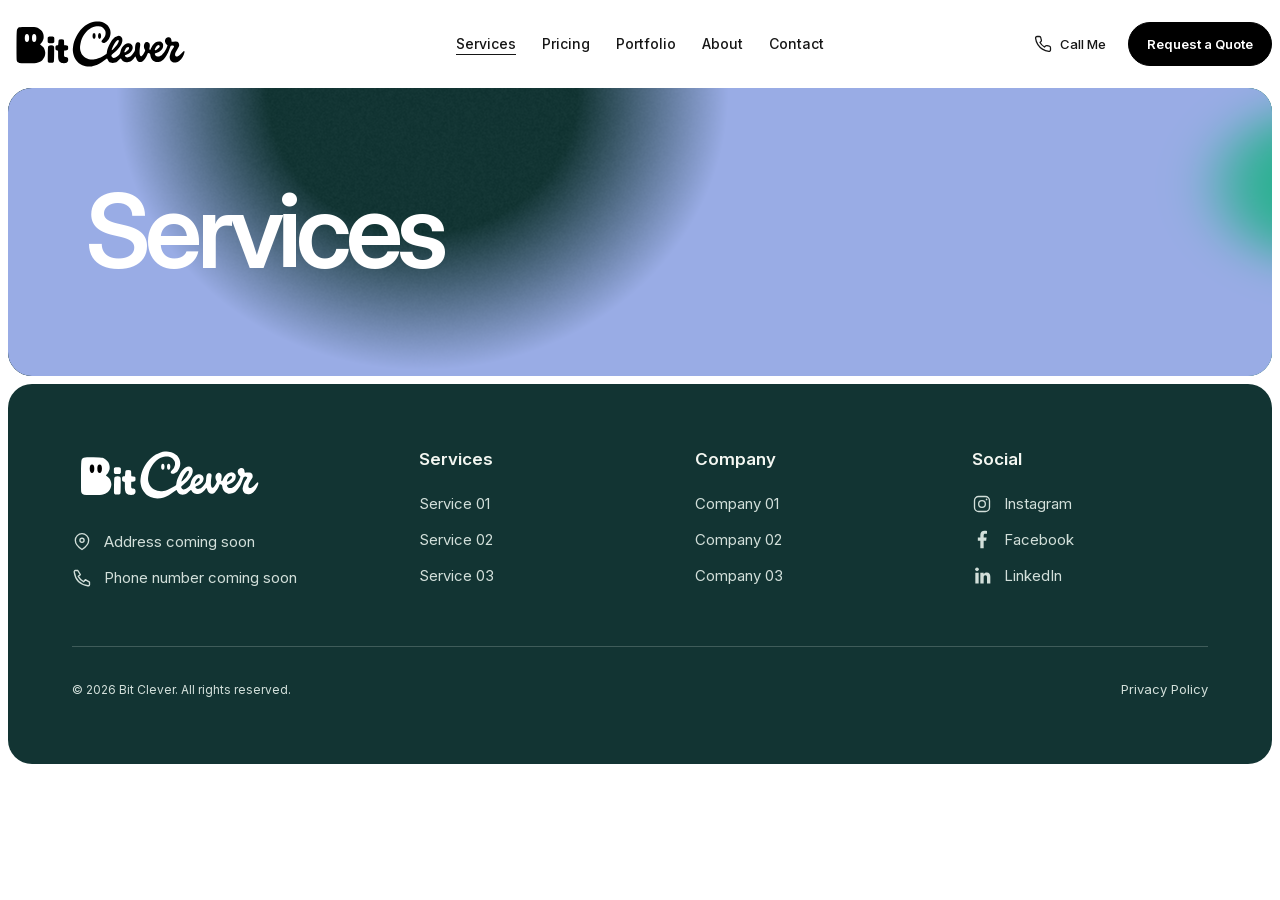
<file: services.html>
<!doctype html>
<html lang="en">
<head>
  <meta charset="utf-8">
  <meta name="viewport" content="width=device-width, initial-scale=1">
  <title>Services — Bit Clever</title>
  <meta name="description" content="Services at Bit Clever. More details coming soon.">
  <link rel="icon" href="./assets/favicon.svg" type="image/svg+xml">
  <link rel="preload" href="./assets/fonts/InterVariable-latin.woff2" as="font" type="font/woff2" crossorigin>
  <meta name="theme-color" content="#ffffff">
  <link rel="stylesheet" href="./assets/site.css">
  <script type="module" src="./assets/hero-background.js"></script>
</head>
<body>
  <header class="site-header">
    <a class="site-logo" href="./" aria-label="Bit Clever home"><img src="./assets/bit-clever-logo-black.svg" width="456" height="130" alt="Bit Clever" draggable="false"></a>
    <nav class="header-nav" aria-label="Main navigation">
      <a href="./services.html" aria-current="page">Services</a>
      <a href="./pricing.html">Pricing</a>
      <a href="./portfolio.html">Portfolio</a>
      <a href="./about.html">About</a>
      <a href="./contact.html">Contact</a>
    </nav>
    <div class="header-actions">
      <button class="call-cta" type="button"><svg viewBox="0 0 24 24" fill="none" stroke="currentColor" stroke-width="1.7" stroke-linecap="round" stroke-linejoin="round" aria-hidden="true"><path d="M22 16.9v3a2 2 0 0 1-2.2 2 19.8 19.8 0 0 1-8.6-3.1 19.5 19.5 0 0 1-6-6 19.8 19.8 0 0 1-3.1-8.6A2 2 0 0 1 4.1 2h3a2 2 0 0 1 2 1.7c.1 1 .4 2 .7 2.9a2 2 0 0 1-.5 2.1L8 10a16 16 0 0 0 6 6l1.3-1.3a2 2 0 0 1 2.1-.5c.9.3 1.9.6 2.9.7a2 2 0 0 1 1.7 2z"/></svg>Call Me</button>
      <a class="quote-cta" href="./#contact">Request a Quote</a>
    </div>
    <button class="mobile-menu-toggle" type="button" aria-label="Open menu" aria-expanded="false" aria-controls="mobile-menu" aria-haspopup="dialog"><svg viewBox="0 0 24 24" fill="none" stroke="currentColor" stroke-width="1.7" stroke-linecap="round" aria-hidden="true"><path d="M3 6h18M3 12h18M3 18h18"/></svg></button>
  </header>
  <dialog class="mobile-menu" id="mobile-menu" aria-labelledby="mobile-menu-title">
    <div class="mobile-menu__inner">
      <h2 id="mobile-menu-title" class="visually-hidden">Navigation</h2>
      <div class="mobile-menu__top">
        <img src="./assets/bit-clever-logo-black.svg" width="456" height="130" alt="Bit Clever">
        <button class="mobile-menu-close" type="button" aria-label="Close menu" autofocus><svg viewBox="0 0 24 24" fill="none" stroke="currentColor" stroke-width="1.7" stroke-linecap="round" aria-hidden="true"><path d="m5 5 14 14M19 5 5 19"/></svg></button>
      </div>
      <nav class="mobile-menu__nav" aria-label="Mobile navigation"></nav>
      <div class="mobile-menu__actions"></div>
    </div>
  </dialog>
  <main>
    <header class="hero subpage-header"><canvas class="hero__background" aria-hidden="true"></canvas><h1>Services</h1></header>
  </main>
  <footer class="site-footer">
    <div class="footer-columns">
      <div class="footer-brand">
      <span class="footer-logo"><img src="./assets/bit-clever-logo-white.svg" width="456" height="130" alt="Bit Clever" loading="lazy" decoding="async"></span>
        <div class="footer-contact">
          <p class="footer-icon-line"><svg viewBox="0 0 24 24" fill="none" stroke="currentColor" stroke-width="1.6" stroke-linecap="round" stroke-linejoin="round" aria-hidden="true"><path d="M20 10c0 6-8 11-8 11S4 16 4 10a8 8 0 1 1 16 0Z"/><circle cx="12" cy="10" r="2.5"/></svg><span>Address coming soon</span></p>
          <p class="footer-icon-line"><svg viewBox="0 0 24 24" fill="none" stroke="currentColor" stroke-width="1.6" stroke-linecap="round" stroke-linejoin="round" aria-hidden="true"><path d="m7 3 3 5-2.5 2a16 16 0 0 0 6.5 6.5l2-2.5 5 3v3c0 1-1 1.5-2 1.3C10 20 4 14 2.7 5 2.5 4 3 3 4 3h3Z"/></svg><span>Phone number coming soon</span></p>
        </div>
      </div>
      <section aria-labelledby="footer-services">
        <h2 id="footer-services">Services</h2>
        <ul class="footer-list"><li>Service 01</li><li>Service 02</li><li>Service 03</li></ul>
      </section>
      <section aria-labelledby="footer-company">
        <h2 id="footer-company">Company</h2>
        <ul class="footer-list"><li>Company 01</li><li>Company 02</li><li>Company 03</li></ul>
      </section>
      <section aria-labelledby="footer-social">
        <h2 id="footer-social">Social</h2>
        <ul class="footer-list">
          <li class="footer-icon-line"><svg viewBox="0 0 24 24" fill="none" stroke="currentColor" stroke-width="1.6" aria-hidden="true"><rect x="3" y="3" width="18" height="18" rx="5"/><circle cx="12" cy="12" r="4"/><circle cx="17.5" cy="6.5" r="1" fill="currentColor" stroke="none"/></svg><span>Instagram</span></li>
          <li class="footer-icon-line"><svg viewBox="0 0 24 24" fill="currentColor" aria-hidden="true"><path d="M14 22v-9h3l.5-4H14V6.5c0-1.2.4-2 2-2h2V1.2C17.4 1.1 16.2 1 15 1c-3 0-5 1.8-5 5.1V9H7v4h3v9h4Z"/></svg><span>Facebook</span></li>
          <li class="footer-icon-line"><svg viewBox="0 0 24 24" fill="currentColor" aria-hidden="true"><path d="M4 8h4v13H4V8Zm6 0h4v1.8c.8-1.3 2-2.1 3.7-2.1 3 0 4.3 1.9 4.3 5.2V21h-4v-7.2c0-1.7-.5-2.7-1.9-2.7-1.5 0-2.1 1-2.1 2.7V21h-4V8Z"/><circle cx="6" cy="4" r="2.2"/></svg><span>LinkedIn</span></li>
        </ul>
      </section>
    </div>
    <div class="footer-bottom">
      <p class="footer-copyright">&copy; 2026 Bit Clever. All rights reserved.</p>
      <span class="footer-privacy">Privacy Policy</span>
    </div>
  </footer>
  <script type="module" src="./assets/site.js"></script>
</body>
</html>
</file>
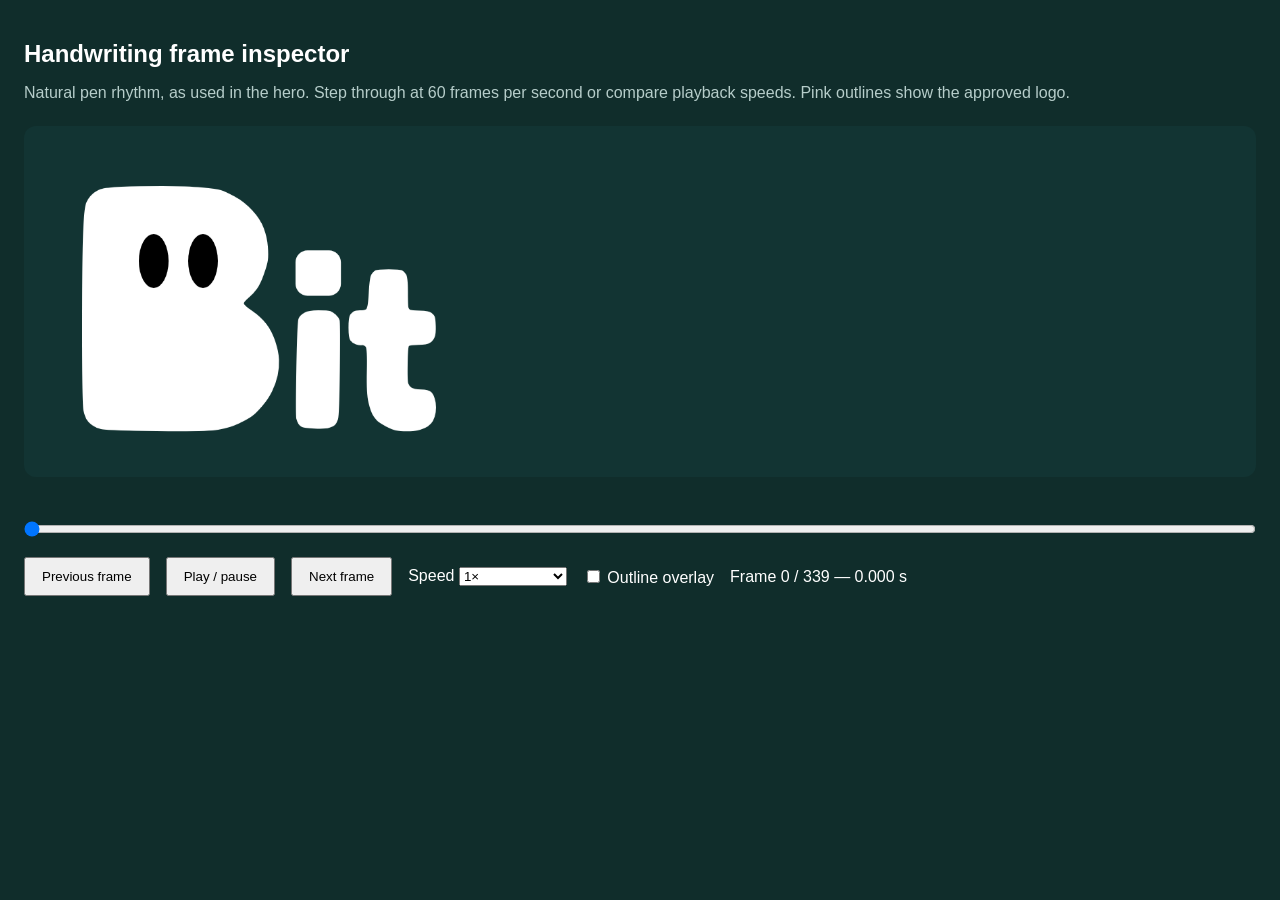
<file: tools/handwriting-inspector.html>
<!doctype html>
<html lang="en"><meta charset="utf-8"><meta name="viewport" content="width=device-width,initial-scale=1">
<title>Bit Clever handwriting inspector</title>
<style>
  *{box-sizing:border-box}body{margin:0;padding:24px;background:#102d2b;color:white;font:16px Arial}
  main{max-width:1500px;margin:auto}h1{font-size:24px}canvas{display:block;width:100%;height:auto;background:#123433;border-radius:12px;margin:24px 0}
  .controls{display:flex;gap:16px;align-items:center;flex-wrap:wrap}button{padding:10px 16px;cursor:pointer}input[type=range]{width:100%;margin:20px 0}output{font-variant-numeric:tabular-nums}p{color:#b6cdca}
</style>
<main><h1>Handwriting frame inspector</h1><p>Natural pen rhythm, as used in the hero. Step through at 60 frames per second or compare playback speeds. Pink outlines show the approved logo.</p>
<canvas width="1824" height="520"></canvas>
<input id="frame" type="range" min="0" max="339" value="0" step="1" aria-label="Animation frame">
<div class="controls"><button id="previous">Previous frame</button><button id="play">Play / pause</button><button id="next">Next frame</button><label>Speed <select id="speed"><option value=".25">Quarter speed</option><option value=".5">Half speed</option><option value="1" selected>1×</option><option value="1.5">1.5×</option><option value="2">2×</option><option value="2.5">2.5×</option><option value="3">3×</option><option value="4">4×</option></select></label><label><input id="outline" type="checkbox"> Outline overlay</label><output></output></div></main>
<script type="module">
import {createHandwritingPainter} from '../assets/handwriting-renderer.js';
const [svg,data]=await Promise.all([fetch('../assets/bit-clever-logo-white.svg').then(r=>r.text()),fetch('../assets/handwriting-data.json').then(r=>r.json())]);
const canvas=document.querySelector('canvas'),paint=createHandwritingPainter(canvas,svg,data),slider=document.querySelector('#frame');
const update=()=>{paint(+slider.value/60,{outline:document.querySelector('#outline').checked});document.querySelector('output').textContent='Frame '+slider.value+' / 339 — '+(+slider.value/60).toFixed(3)+' s';};
let playing=false,last=0,position=0;
slider.oninput=()=>{position=+slider.value;update();};
document.querySelector('#outline').onchange=update;
document.querySelector('#previous').onclick=()=>{playing=false;slider.value=Math.max(0,+slider.value-1);position=+slider.value;update();};
document.querySelector('#next').onclick=()=>{playing=false;slider.value=Math.min(339,+slider.value+1);position=+slider.value;update();};
document.querySelector('#play').onclick=()=>{if(position>=339)position=0;playing=!playing;last=performance.now();};
function tick(now){if(playing){position=Math.min(339,position+(now-last)*.06*+document.querySelector('#speed').value);slider.value=Math.floor(position);update();if(position>=339)playing=false;}last=now;requestAnimationFrame(tick);}requestAnimationFrame(tick);
window.inspector={paint,canvas,data};update();
</script></html>
</file>
<file: assets/site.css>
@font-face {
      font-family: Inter;
      font-style: normal;
      font-weight: 100 900;
      font-display: swap;
      src: url('./fonts/InterVariable-latin.woff2') format('woff2');
    }
    :root { --font-sans: 'Inter', Arial, sans-serif; }
    button, input, textarea, select { font-family: var(--font-sans); }
    * { box-sizing: border-box; }
    .visually-hidden { position: absolute; width: 1px; height: 1px; padding: 0; margin: -1px; overflow: hidden; clip-path: inset(50%); white-space: nowrap; border: 0; }
    html { background: #fff; --header-height: 72px; }
    body {
      margin: 0;
      padding: 8px;
      font-family: var(--font-sans);
    }
    .hero {
      display: grid;
      place-items: center;
      position: relative;
      isolation: isolate;
      width: 100%;
      height: calc(100vh - var(--header-height) - 24px);
      height: calc(100svh - var(--header-height) - 24px);
      border-radius: 24px;
      overflow: hidden;
      min-height: 240px;
      container-type: size;
      background: #123433;
    }
    .hero::before {
      content: "";
      position: absolute;
      left: 50%;
      top: 50%;
      transform: translate(-50%, -50%);
      width: 100%;
      height: 100%;
      /* The same palette remains visible before the precise canvas is ready. */
      background:
        radial-gradient(ellipse 36.265cqh 27.6292cqh at calc(100% + 16.745cqh) 33.5515%,
          rgb(23 177 130 / .8532) 0%, rgb(23 177 130 / .848) 25%,
          rgb(23 177 130 / .788) 50%, rgb(23 177 130 / .602) 75%,
          rgb(23 177 130 / .314) 100%, rgb(23 177 130 / .089) 125%,
          rgb(23 177 130 / .011) 150%, rgb(23 177 130 / 0) 180%),
        radial-gradient(ellipse 106.189cqh 96.4097cqh at 32.7591% 1.3574%,
          #123433 50.632%, #99ace5 100%);
    }
    .hero__background {
      position: absolute;
      inset: 0;
      width: 100%;
      height: 100%;
      display: block;
      pointer-events: none;
    }
    .hero__background:not([data-rendered]) { visibility: hidden; }
    .hero__brand {
      position: relative;
      z-index: 1;
      width: min(1100px, 92cqw, 210cqh);
      aspect-ratio: 456 / 130;
      user-select: none;
      display: block;
      padding: 0;
      border: 0;
      background: transparent;
      cursor: pointer;
    }
    .hero__brand:focus-visible { outline: 2px solid white; outline-offset: 12px; border-radius: 8px; }
    .hero__logo {
      display: block;
      width: 100%;
      height: auto;
    }
    .hero__brand[data-handwriting="waiting"] .hero__logo { visibility: hidden; }
    .hero__brand[data-handwriting="playing"] .hero__logo { visibility: hidden; }
    .hero__handwriting { position: absolute; inset: 0; width: 100%; height: 100%; pointer-events: none; }
    .hero__bit-intro { position: absolute; inset: 0; width: 100%; height: 100%; overflow: visible; pointer-events: none; }
    .hero__handwriting[hidden] { display: none; }
    @media (prefers-reduced-motion: reduce) {
      .hero__brand[data-handwriting] .hero__logo { clip-path: none; visibility: visible; }
      .hero__handwriting, .hero__bit-intro { display: none !important; }
    }

    .hero__message { position: absolute; z-index: 1; top: calc(50% + min(156.8px, 13.12cqw, 29.94cqh) + 18px); left: 0; width: 100%; margin: 0; text-align: center; color: white; font: 500 clamp(12px, 1.3vw, 16px)/1.4 var(--font-sans); letter-spacing: .22em; text-transform: uppercase; }
    .coming-soon { display: inline-block; opacity: 0; }
    .coming-soon > span { display: inline-block; white-space: pre; }
    .settings { position: fixed; right: 8px; bottom: 8px; z-index: 20; font: 14px var(--font-sans); }
    .settings summary { list-style: none; display: grid; place-items: center; width: 44px; height: 44px; border-radius: 50%; border: 1px solid #ffffff55; color: white; background: #123433ed; cursor: pointer; }
    .settings summary::-webkit-details-marker { display: none; }
    .settings-panel { max-height: calc(100dvh - 80px); overflow-y: auto; position: absolute; right: 0; bottom: 52px; width: 260px; max-width: calc(100vw - 16px); padding: 8px; display: grid; gap: 4px; border: 1px solid #ffffff25; border-radius: 16px; background: #123433f5; box-shadow: 0 8px 24px #001b1920; }
    .settings select { width: 100%; min-height: 40px; padding: 8px 10px; border: 0; border-radius: 8px; color: #fff; background: #ffffff0a; font: inherit; cursor: pointer; color-scheme: dark; }
    .settings option { background: #123433; }
    .settings :focus-visible { outline: 2px solid #99ace5; outline-offset: 2px; }
    .site-header { position: sticky; top: 0; z-index: 15; --compact-height: 56px; transition: height .2s ease, margin-bottom .2s ease, box-shadow .2s ease; height: var(--header-height); margin-bottom: 8px; padding: 0; display: grid; grid-template-columns: minmax(0,1fr) auto minmax(0,1fr); align-items: center; gap: 16px; background: #fff; font-family: var(--font-sans); }
    .site-logo { display: block; transition: width .2s ease; width: 180px; max-width: 100%; text-decoration: none; }
    .site-header.is-compact { height: var(--compact-height); margin-bottom: calc(var(--header-height) - var(--compact-height) + 8px); box-shadow: 0 6px 16px #12343312; }
    .site-header.is-compact .site-logo { width: 150px; }
    .site-logo img { display: block; width: 100%; height: auto; }
    .header-nav { display: flex; align-items: center; justify-content: center; gap: 26px; }
    .header-nav a { color: #161616; font: 500 14px/1.4 var(--font-sans); text-decoration: none; white-space: nowrap; }
    .header-nav a:hover { text-decoration: underline; text-underline-offset: 5px; }
    .header-actions { justify-self: end; display: flex; align-items: center; gap: 22px; white-space: nowrap; }
    .call-cta { display: inline-flex; align-items: center; justify-content: center; gap: 8px; min-height: 44px; padding: 0; border: 0; background: transparent; color: #161616; font: 500 13px/1 var(--font-sans); text-decoration: none; cursor: pointer; }
    .call-cta svg { width: 18px; height: 18px; flex-shrink: 0; }
    .quote-cta { display: inline-flex; align-items: center; justify-content: center; min-height: 44px; padding: 12px 18px; border: 1px solid #000; border-radius: 999px; background: #000; color: #fff; font: 600 13px/1 var(--font-sans); text-decoration: none; cursor: pointer; }
    .quote-cta:hover { background: #262626; }
    .site-header :focus-visible { outline: 2px solid #526ab4; outline-offset: 4px; }
    @media (max-width: 1050px) {
      html { --header-height: 112px; }
      .site-header { grid-template-columns: minmax(0,1fr) auto; grid-template-rows: 64px 32px; gap: 8px 16px; }
      .site-header { --compact-height: 84px; }
      .site-header.is-compact { grid-template-rows: 44px 28px; row-gap: 4px; }
      .header-actions { grid-column: 2; grid-row: 1; }
      .header-nav { grid-column: 1 / -1; grid-row: 2; }
    }
    @media (max-width: 480px) {
      .site-logo { width: 110px; }
      .site-header.is-compact .site-logo { width: 94px; }
      .site-header { column-gap: 8px; }
      .header-actions { gap: 12px; }
      .call-cta, .quote-cta { font-size: 11px; }
      .call-cta { gap: 5px; }
      .call-cta svg { width: 15px; height: 15px; }
      .quote-cta { padding: 12px; }
      .header-nav { gap: 16px; }
      .header-nav a { font-size: 12px; }
    }
    .contact-section { display: grid; grid-template-columns: minmax(0, .8fr) minmax(0, 1.2fr); gap: clamp(40px, 6vw, 88px); max-width: 1320px; margin: 0 auto; padding: clamp(72px, 8vw, 120px) clamp(16px, 4vw, 48px); color: #123433; font-family: var(--font-sans); }
    .contact-intro h2 { max-width: 420px; margin: 0 0 32px; font-size: clamp(38px, 4vw, 56px); line-height: 1.06; letter-spacing: -.045em; font-weight: 600; text-wrap: balance; }
    .contact-intro > p { max-width: 400px; margin: 0; color: #405c58; font-size: 17px; line-height: 1.6; }
    .contact-assurances { display: flex; flex-direction: column; align-items: flex-start; gap: 10px; margin: 32px 0 40px; padding: 0; list-style: none; }
    .contact-assurances li { display: flex; align-items: center; gap: 8px; max-width: 100%; padding: 7px 12px 7px 8px; border: 1px solid #c5d2ce; border-radius: 999px; font-size: 14px; font-weight: 600; }
    .contact-assurances svg, .contact-details svg { width: 20px; height: 20px; flex: none; }
    .contact-details { display: grid; gap: 14px; color: #405c58; font-size: 15px; }
    .contact-details p { display: flex; align-items: center; gap: 10px; margin: 0; }
    .quote-form { min-width: 0; margin: 0; padding: clamp(24px, 3vw, 40px); border: 2px solid #123433; border-radius: 32px; }
    .quote-form h3 { margin: 0 0 12px; font-size: clamp(25px, 2.2vw, 30px); line-height: 1.15; letter-spacing: -.035em; font-weight: 600; }
    .quote-form__intro { margin: 0 0 32px; color: #405c58; font-size: 15px; line-height: 1.5; }
    .quote-form__fields { display: grid; grid-template-columns: repeat(2, minmax(0, 1fr)); gap: 20px 16px; }
    .quote-field { display: flex; flex-direction: column; gap: 9px; min-width: 0; }
    .quote-field--wide { grid-column: 1 / -1; }
    .quote-field label { font-size: 14px; font-weight: 600; line-height: 1.4; }
    .quote-field input, .quote-field textarea, .quote-field select { width: 100%; min-width: 0; min-height: 54px; padding: 15px 16px; border: 1px solid #b8c8c2; border-radius: 12px; color: #123433; background: #fff; font: 400 16px/1.4 var(--font-sans); color-scheme: light; }
    .quote-field input::placeholder, .quote-field textarea::placeholder { color: #65766f; opacity: 1; }
    .quote-field textarea { min-height: 128px; resize: vertical; }
    .quote-field select { padding-right: 32px; }
    .quote-field input:focus-visible, .quote-field textarea:focus-visible, .quote-field select:focus-visible { outline: 3px solid #99ace5; outline-offset: 2px; border-color: #123433; }
    .quote-form__submit { display: flex; align-items: center; justify-content: center; gap: 20px; width: 100%; min-height: 58px; margin-top: 22px; padding: 16px; border: 0; border-radius: 12px; background: #17b182; color: #123433; font: 600 16px/1.4 var(--font-sans); opacity: 1; cursor: not-allowed; }
    .quote-form__submit svg { width: 20px; height: 20px; }
    .quote-form__notice { margin: 12px 0 0; color: #52665d; font-size: 13px; line-height: 1.5; text-align: center; }
    @media (max-width: 900px) {
      .contact-section { grid-template-columns: 1fr; gap: 40px; max-width: 720px; }
      .contact-intro h2 { max-width: 520px; }
      .contact-intro > p { max-width: 560px; }
      .contact-assurances { flex-direction: row; flex-wrap: wrap; margin-bottom: 28px; }
    }
    @media (max-width: 540px) {
      .quote-form { padding: 24px 18px; border-radius: 24px; }
      .quote-form__fields { grid-template-columns: 1fr; gap: 18px; }
    }
    .site-footer { border-radius: 24px; padding: clamp(36px, 5vw, 72px); background: #123433; color: #f4f7f2; font: 400 15px/1.6 var(--font-sans); }
    .footer-columns { display: grid; grid-template-columns: minmax(0, 1.3fr) repeat(3, minmax(0, 1fr)); gap: 40px; padding-bottom: 56px; }
    .site-footer h2 { margin: 0 0 20px; font-size: 17px; line-height: 1.4; font-weight: 600; }
    .footer-list { display: grid; gap: 12px; margin: 0; padding: 0; list-style: none; color: #d2dfda; }
    .footer-contact { display: grid; gap: 12px; margin-top: 28px; color: #d2dfda; }
    .footer-contact p { margin: 0; }
    .footer-icon-line { display: flex; align-items: center; gap: 12px; }
    .footer-icon-line svg { width: 20px; height: 20px; flex: none; }
    .footer-bottom { display: grid; grid-template-columns: minmax(0, 1fr) auto; align-items: center; gap: 24px; padding-top: 32px; border-top: 1px solid #f4f7f233; }
    .footer-copyright { margin: 0; color: #d2dfda; font-size: 12px; }
    .footer-logo { display: block; width: 190px; max-width: 100%; }
    .footer-logo img { display: block; width: 100%; height: auto; }
    .footer-privacy { justify-self: end; color: #d2dfda; font-size: 13px; }
    @media (max-width: 1000px) {
      .footer-columns { grid-template-columns: repeat(2, minmax(0, 1fr)); }
    }
    @media (max-width: 700px) {
      .site-footer { padding: 36px 24px 28px; }
      .footer-columns { grid-template-columns: repeat(2, minmax(0, 1fr)); gap: 36px 24px; padding-bottom: 36px; }
      .footer-bottom { grid-template-columns: 1fr; justify-items: center; gap: 20px; text-align: center; }
      .footer-logo { width: 180px; }
      .footer-privacy { justify-self: center; }
    }
    @media (max-width: 380px) {
      .footer-columns { grid-template-columns: 1fr; }
    }
    @media (prefers-reduced-motion: reduce) {
      .site-header, .site-logo { transition: none; }
    }
    .mobile-menu-toggle, .mobile-menu-close { width: 44px; height: 44px; padding: 10px; border: 0; border-radius: 50%; background: transparent; color: #123433; cursor: pointer; }
    .mobile-menu-toggle { display: none; justify-self: end; }
    .mobile-menu-toggle svg, .mobile-menu-close svg { display: block; width: 24px; height: 24px; }
    html.mobile-menu-open { overflow: hidden; }
    .mobile-menu { position: fixed; inset: 0; width: 100%; height: 100dvh; max-width: none; max-height: none; margin: 0; padding: 8px 24px 32px; border: 0; background: #fff; color: #123433; font-family: var(--font-sans); overflow-y: auto; overscroll-behavior: contain; }
    .mobile-menu::backdrop { background: #fff; }
    .mobile-menu__inner { display: flex; flex-direction: column; min-height: 100%; }
    .mobile-menu__top { display: flex; align-items: center; justify-content: space-between; min-height: 64px; }
    .mobile-menu__top img { display: block; width: 130px; height: auto; }
    .mobile-menu__nav { display: flex; flex-direction: column; align-items: flex-start; gap: 18px; padding: 40px 0; margin: auto 0; }
    .mobile-menu__nav a { color: #123433; font-size: clamp(32px, 8vw, 52px); line-height: 1.15; font-weight: 600; letter-spacing: -.035em; text-decoration: none; }
    .mobile-menu__nav a:hover { text-decoration: underline; text-underline-offset: 6px; }
    .mobile-menu__actions { display: flex; align-items: center; flex-wrap: wrap; gap: 20px; padding-top: 24px; border-top: 1px solid #c5d2ce; }
    .mobile-menu__actions .call-cta, .mobile-menu__actions .quote-cta { font-size: 14px; }
    .mobile-menu :focus-visible, .mobile-menu-toggle:focus-visible { outline: 2px solid #526ab4; outline-offset: 4px; }
    @media (max-width: 700px) {
      html { --header-height: 64px; }
      .site-header { --compact-height: 56px; grid-template-columns: minmax(0, 1fr) auto; grid-template-rows: 1fr; gap: 0; }
      .site-header.is-compact { grid-template-rows: 1fr; gap: 0; }
      .site-header .site-logo { width: 130px; }
      .site-header.is-compact .site-logo { width: 110px; }
      .site-header .header-nav, .site-header .header-actions { display: none; }
      .mobile-menu-toggle { display: block; }
    }

    html { scroll-behavior: smooth; }
    #contact { scroll-margin-top: calc(var(--header-height) + 16px); }
    .subpage-header { height: clamp(240px, 32svh, 360px); min-height: 240px; margin: 0 0 8px; padding: 32px clamp(24px, 6vw, 88px); justify-items: start; color: #fff; }
    .subpage-header h1 { position: relative; z-index: 1; margin: 0; font-size: clamp(48px, 8vw, 104px); font-weight: 600; line-height: 1.05; letter-spacing: -.055em; overflow-wrap: anywhere; }
    .header-nav a[aria-current="page"] { text-decoration: underline; text-underline-offset: 5px; }
    @media (prefers-reduced-motion: reduce) { html { scroll-behavior: auto; } }

    .recent-work { width: 100%; margin: 0; padding: clamp(64px, 7vw, 104px) 0 0; color: #123433; }
    .recent-work h2, .testimonials h2 { margin: 0 0 clamp(32px, 4vw, 56px); text-align: center; font-size: clamp(32px, 4vw, 48px); line-height: 1.15; font-weight: 600; letter-spacing: -.04em; }
    .recent-work h2 span, .testimonials h2 span { color: #138463; }
    .recent-work__grid { display: grid; grid-template-columns: repeat(4, minmax(0, 1fr)); gap: 24px clamp(8px, 1.4vw, 20px); }
    .work-card { margin: 0; min-width: 0; }
    .work-card img { display: block; width: 100%; height: auto; aspect-ratio: 7 / 6; object-fit: cover; border-radius: 24px; background: #e53935; }
    .work-card figcaption { margin-top: 10px; font-size: 13px; font-weight: 500; line-height: 1.5; }
    .recent-work__actions { display: flex; justify-content: center; margin-top: 32px; }
    @media (max-width: 767px) { .recent-work__grid { grid-template-columns: repeat(2, minmax(0, 1fr)); } }

    .portfolio-work { padding: clamp(24px, 4vw, 56px) 0 clamp(64px, 7vw, 104px); color: #123433; }
    .testimonials { max-width: 1320px; margin: 0 auto; padding: clamp(72px, 8vw, 120px) clamp(16px, 4vw, 48px) 0; color: #123433; }
    .testimonials__grid { display: grid; grid-template-columns: repeat(3, minmax(0, 1fr)); gap: 20px; }
    .testimonial-card { display: flex; flex-direction: column; margin: 0; padding: clamp(24px, 3vw, 36px); border: 1px solid #c5d2ce; border-radius: 24px; }
    .testimonial-card__mark { height: 48px; color: #138463; font-size: 64px; line-height: 1; font-weight: 600; }
    .testimonial-card blockquote { margin: 20px 0 32px; font-size: 18px; line-height: 1.65; }
    .testimonial-card blockquote p { margin: 0; }
    .testimonial-card figcaption { display: grid; gap: 6px; margin-top: auto; font-size: 14px; line-height: 1.5; }
    .testimonial-card figcaption strong { font-weight: 600; }
    .testimonial-card figcaption span { color: #52665d; }
    @media (max-width: 767px) { .testimonials__grid { grid-template-columns: 1fr; } }

    .introduction { max-width: 1040px; margin: 0 auto; padding: clamp(72px, 9vw, 136px) clamp(20px, 5vw, 64px) 0; text-align: center; color: #123433; }
    .introduction h2 { margin: 0 0 24px; font-size: clamp(32px, 4.2vw, 56px); font-weight: 600; letter-spacing: -.045em; line-height: 1.12; text-wrap: balance; }
    .introduction__copy { max-width: 740px; margin: 0 auto; font-size: clamp(18px, 2vw, 24px); line-height: 1.6; text-wrap: pretty; }

    .settings-home, .settings-submenu { display: grid; gap: 4px; }
    .settings-panel [hidden] { display: none; }
    .settings-nav, .settings-back { display: flex; align-items: center; justify-content: space-between; gap: 12px; min-height: 44px; padding: 10px 12px; border: 0; border-radius: 8px; color: #fff; background: transparent; text-align: left; font: inherit; cursor: pointer; }
    .settings-nav:hover, .settings-back:hover { background: #ffffff12; }
    .settings-nav span { font-size: 22px; }
    .intro-controls { display: flex; justify-content: space-between; }
    #intro-copy { min-width: 0; }
</file>
